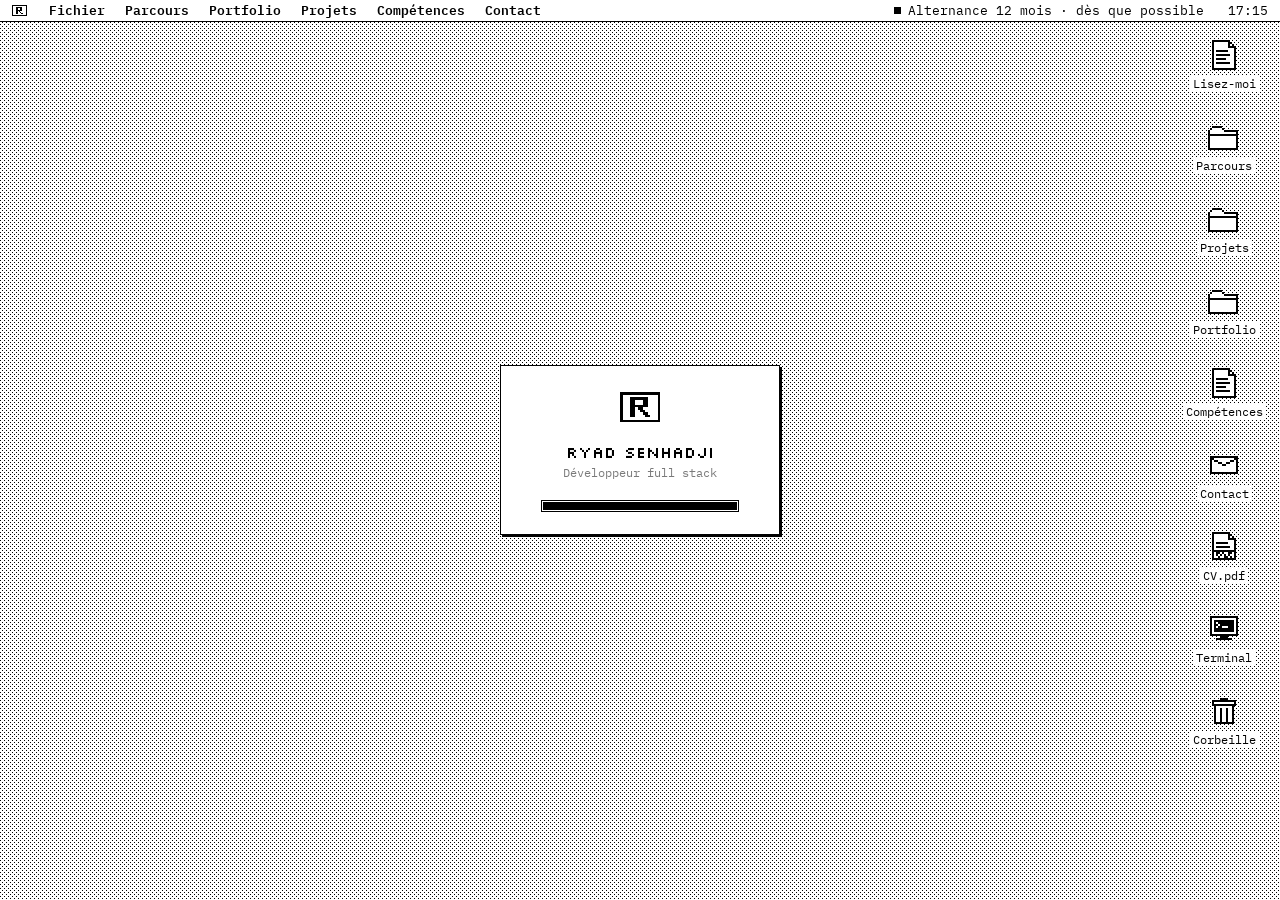
<file: index.html>
<!doctype html>
<html lang="fr">
<head>
<meta charset="utf-8">
<meta name="viewport" content="width=device-width, initial-scale=1">
<title>Ryad Senhadji — Développeur full stack</title>
<meta name="description" content="CV de Ryad Senhadji, développeur full stack en recherche d'alternance.">
<link rel="preconnect" href="https://fonts.googleapis.com">
<link rel="preconnect" href="https://fonts.gstatic.com" crossorigin>
<link href="https://fonts.googleapis.com/css2?family=IBM+Plex+Mono:ital,wght@0,400;0,600;1,400&family=Silkscreen&display=swap" rel="stylesheet">
<style>
:root{
  --ink:#000; --paper:#fff; --grey:#7a7a7a;
  --mono:'IBM Plex Mono',ui-monospace,Menlo,monospace;
  --pix:'Silkscreen',var(--mono);
  --menu-h:22px;
}
*{box-sizing:border-box;margin:0;padding:0}
html,body{height:100%;overflow:hidden}
body{
  font:13px/1.55 var(--mono);color:var(--ink);background-color:var(--paper);
  /* trame 25 % : un pixel noir sur quatre */
  background-image:url("data:image/svg+xml,%3Csvg xmlns='http://www.w3.org/2000/svg' width='4' height='4' shape-rendering='crispEdges'%3E%3Crect width='1' height='1'/%3E%3Crect x='2' y='2' width='1' height='1'/%3E%3C/svg%3E");
  -webkit-font-smoothing:antialiased;user-select:none;cursor:default;
}
button{font:inherit;color:inherit;background:none;border:0;cursor:default}
a{color:inherit}
::selection{background:var(--ink);color:var(--paper)}

/* Barres de défilement 1-bit */
.content::-webkit-scrollbar{width:15px;height:15px}
.content::-webkit-scrollbar-track{border-left:1px solid var(--ink);background:url("data:image/svg+xml,%3Csvg xmlns='http://www.w3.org/2000/svg' width='2' height='2' shape-rendering='crispEdges'%3E%3Crect width='1' height='1'/%3E%3Crect x='1' y='1' width='1' height='1'/%3E%3C/svg%3E")}
.content::-webkit-scrollbar-thumb{background:var(--paper);border:1px solid var(--ink)}
.content::-webkit-scrollbar-corner{background:var(--paper)}

/* ---------- Démarrage ---------- */
#splash{position:fixed;inset:0;display:grid;place-items:center;z-index:9999;transition:opacity .2s}
#splash.off{opacity:0;pointer-events:none}
.splash-box{background:var(--paper);border:1px solid var(--ink);box-shadow:2px 2px 0 var(--ink);padding:26px 40px 22px;text-align:center;min-width:280px}
.splash-box .name{font:16px var(--pix);margin:14px 0 2px}
.splash-box .sub{color:var(--grey);font-size:12px}
.bar{height:12px;border:1px solid var(--ink);margin-top:18px;padding:1px}
.bar i{display:block;height:100%;width:0;background:var(--ink);transition:width 1s steps(12)}

/* ---------- Barre de menus ---------- */
.menubar{position:fixed;top:0;left:0;right:0;height:var(--menu-h);background:var(--paper);border-bottom:1px solid var(--ink);display:flex;align-items:stretch;z-index:5000;font-weight:600;font-size:12.5px}
.menubar > button,.menubar .menu > button{padding:0 10px;display:flex;align-items:center;height:100%}
.menubar > button:hover,.menubar .menu > button:hover,.menubar .menu.open > button{background:var(--ink);color:var(--paper)}
.menubar .logo{padding:0 12px}
.menubar .logo svg{display:block}
.menubar .logo:hover svg rect.w{fill:var(--ink)} .menubar .logo:hover svg rect.b{fill:var(--paper)}
.menubar .spacer{flex:1}
.menubar .status{display:flex;align-items:center;gap:7px;padding:0 12px;font-weight:400}
.menubar .status i{width:7px;height:7px;background:var(--ink);animation:blink 1.2s steps(1) infinite}
@keyframes blink{50%{background:transparent;outline:1px solid var(--ink);outline-offset:-1px}}
.menubar .clock{padding:0 12px;display:flex;align-items:center;font-weight:400}
.menu{position:relative}
.dropdown{display:none;position:absolute;top:100%;left:0;background:var(--paper);border:1px solid var(--ink);box-shadow:2px 2px 0 var(--ink);min-width:220px;padding:2px 0;font-weight:400}
.menu.open .dropdown{display:block}
.dropdown button,.dropdown a{display:flex;justify-content:space-between;width:100%;text-align:left;padding:2px 18px;text-decoration:none}
.dropdown button:hover,.dropdown a:hover{background:var(--ink);color:var(--paper)}
.dropdown hr{border:0;border-top:1px dotted var(--ink);margin:3px 0}
.dropdown kbd{font:inherit;color:var(--grey)}
.dropdown button:hover kbd{color:var(--paper)}

/* ---------- Icônes du bureau ---------- */
.icons{position:fixed;top:calc(var(--menu-h) + 14px);right:14px;display:grid;grid-auto-flow:column;grid-template-rows:repeat(auto-fill,78px);direction:rtl;gap:4px 8px;height:calc(100% - var(--menu-h) - 28px)}
.icon{direction:ltr;width:84px;display:flex;flex-direction:column;align-items:center;gap:4px;padding-top:4px}
.icon svg{display:block;width:32px;height:32px}
.icon span{background:var(--paper);padding:0 3px;font-size:11.5px;line-height:1.35;text-align:center;max-width:110px}
svg rect.b{fill:var(--ink)} svg rect.w{fill:var(--paper)}
.icon.sel svg rect.b{fill:var(--paper)} .icon.sel svg rect.w{fill:var(--ink)}
.icon.sel span{background:var(--ink);color:var(--paper)}
.icon:focus-visible{outline:none}
.icon:focus-visible span{outline:1px dotted var(--ink);outline-offset:1px}

/* ---------- Fenêtres ---------- */
.win{position:absolute;background:var(--paper);border:1px solid var(--ink);box-shadow:1px 1px 0 var(--ink);display:flex;flex-direction:column;min-width:260px;min-height:140px}
.tb{position:relative;height:20px;flex-shrink:0;border-bottom:1px solid var(--ink);display:flex;align-items:center;justify-content:center;touch-action:none}
.win.active .tb::before{content:"";position:absolute;inset:3px 2px;background:repeating-linear-gradient(to bottom,var(--ink) 0 1px,transparent 1px 2px)}
.tb .title{position:relative;background:var(--paper);padding:0 8px;font-weight:600;font-size:12px;white-space:nowrap;overflow:hidden;text-overflow:ellipsis;max-width:calc(100% - 70px)}
.win:not(.active) .tb .title{color:var(--grey)}
.tb .box{position:absolute;top:4px;width:11px;height:11px;border:1px solid var(--ink);background:var(--paper)}
.tb .close{left:8px} .tb .zoom{right:8px}
.tb .zoom::after{content:"";position:absolute;left:0;top:0;width:5px;height:5px;border-right:1px solid var(--ink);border-bottom:1px solid var(--ink)}
.win:not(.active) .tb .box{visibility:hidden}
.tb .box:active{background:var(--ink)}
.info{display:flex;justify-content:space-between;gap:12px;padding:1px 10px;border-bottom:1px solid var(--ink);font-size:11.5px;flex-shrink:0;box-shadow:0 2px 0 var(--paper),0 3px 0 var(--ink);margin-bottom:3px}
.content{flex:1;overflow:auto;user-select:text;cursor:auto}
.content.pad{padding:18px 22px}
.grow{position:absolute;right:0;bottom:0;width:15px;height:15px;border-left:1px solid var(--ink);border-top:1px solid var(--ink);background:var(--paper);cursor:nwse-resize;touch-action:none}
.grow::before,.grow::after{content:"";position:absolute;border:1px solid var(--ink);background:var(--paper)}
.grow::before{left:2px;top:2px;width:7px;height:7px}
.grow::after{left:5px;top:5px;width:6px;height:6px}
.win:not(.active) .grow::before,.win:not(.active) .grow::after{display:none}

/* Typo dans les fenêtres */
h1,h2{font-family:var(--pix);font-weight:400;line-height:1.1}
h1{font-size:24px;margin-bottom:6px}
h2{font-size:16px;margin:22px 0 8px}
h2:first-child{margin-top:0}
p + p{margin-top:10px}
.small{font-size:11.5px;color:var(--grey)}
hr.dots{border:0;border-top:1px dotted var(--ink);margin:16px 0}
ul.dash{list-style:none}
ul.dash li{padding-left:18px;position:relative}
ul.dash li::before{content:"—";position:absolute;left:0}
.letter{max-width:58ch}

/* Boutons classiques : le bouton par défaut a un double contour */
.btns{display:flex;gap:16px;flex-wrap:wrap;margin-top:20px;align-items:center}
.btn{display:inline-block;padding:3px 16px;border:1px solid var(--ink);border-radius:7px;background:var(--paper);text-decoration:none;font-weight:600;font-size:12.5px;cursor:default}
.btn:active{background:var(--ink);color:var(--paper)}
.btn.default{box-shadow:0 0 0 2px var(--paper),0 0 0 5px var(--ink);border-radius:7px}

/* Vue liste (Parcours) */
.list{width:100%;border-collapse:collapse}
.list th{font-weight:400;text-align:left;padding:3px 8px;border-bottom:1px solid var(--ink);font-size:11.5px;position:sticky;top:0;background:var(--paper)}
.list th:first-child{padding-left:28px}
.list td{padding:3px 8px;vertical-align:top;white-space:nowrap}
.list td.name{white-space:normal}
.list tr.row.sel td{background:var(--ink);color:var(--paper)}
.list tr.group td{font-weight:600;padding-top:12px;padding-left:10px}
.tri{display:inline-block;width:0;height:0;border-left:6px solid currentColor;border-top:5px solid transparent;border-bottom:5px solid transparent;margin:0 9px 0 4px}
.open .tri{transform:rotate(90deg)}
.list tr.detail td{white-space:normal;padding:2px 8px 12px 28px}
.list tr.detail ul{max-width:62ch}

/* Vue icônes (Projets) */
.grid{display:grid;grid-template-columns:repeat(auto-fill,minmax(110px,1fr));gap:14px 6px;padding:18px 12px}
.grid .icon{width:auto}

/* Compétences */
.kv{border-collapse:collapse;width:100%}
.kv td{padding:6px 0;border-bottom:1px dotted var(--ink);vertical-align:top}
.kv td:first-child{width:150px;padding-right:16px;font-weight:600}

/* Contact */
.fields{display:grid;grid-template-columns:110px 1fr;gap:6px 12px;align-items:baseline}
.fields .v{border-bottom:1px solid var(--ink);padding:0 2px;word-break:break-all}

/* PDF */
.pdf{display:flex;flex-direction:column;height:100%}
.pdf .bar2{display:flex;gap:18px;padding:12px 14px;border-bottom:1px solid var(--ink);align-items:center;flex-wrap:wrap}
.pdf iframe{flex:1;border:0;width:100%;min-height:200px}

/* Terminal */
.win.term .content{background:var(--ink);color:var(--paper);padding:10px 12px;cursor:text}
.term-out div{white-space:pre-wrap;word-break:break-word}
.term-in{display:flex;gap:8px}
.term-in input{flex:1;min-width:0;background:none;border:0;outline:0;color:var(--paper);font:inherit;caret-color:var(--paper)}
.term .inv{background:var(--paper);color:var(--ink);padding:0 3px}
.term .k{cursor:pointer;text-decoration:underline}
.term a{color:var(--paper)}

/* Boîte d'alerte */
.modal{position:fixed;inset:0;display:grid;place-items:center;z-index:8000}
.alert{background:var(--paper);border:1px solid var(--ink);box-shadow:2px 2px 0 var(--ink);padding:3px;max-width:400px;width:calc(100% - 32px)}
.alert > div{border:2px solid var(--ink);padding:18px 18px 18px;display:flex;gap:16px}
.alert svg{flex-shrink:0;width:32px;height:32px}
.alert .btns{justify-content:flex-end;margin-top:18px}

/* ---------- Mobile ---------- */
@media (max-width:720px){
  .menubar .hide-sm{display:none}
  .menubar > button,.menubar .menu > button{padding:0 7px}
  .menubar .logo{padding:0 8px}
  .menubar .clock{padding:0 8px}
  .icons{left:8px;right:8px;top:calc(var(--menu-h) + 12px);height:auto;grid-auto-flow:row;grid-template-rows:none;grid-template-columns:repeat(4,1fr);direction:ltr}
  .icon{width:auto}
  .win{left:0!important;top:var(--menu-h)!important;width:100%!important;height:calc(100% - var(--menu-h))!important;border-left:0;border-right:0;box-shadow:none}
  .grow,.tb .zoom{display:none}
  .content.pad{padding:16px}
  .list th:nth-child(2),.list td:nth-child(2){display:none}
  .fields{grid-template-columns:1fr;gap:2px}
  .fields > span:nth-child(odd){margin-top:8px;color:var(--grey);font-size:11.5px}
  .kv td:first-child{width:105px}
}
@media (prefers-reduced-motion:reduce){*{animation:none!important;transition:none!important}}
</style>
</head>
<body>

<div id="splash" aria-hidden="true">
  <div class="splash-box">
    <span id="splashIcon"></span>
    <div class="name">Ryad Senhadji</div>
    <div class="sub">Développeur full stack</div>
    <div class="bar"><i id="splashBar"></i></div>
  </div>
</div>

<header class="menubar">
  <button class="logo" aria-label="Lisez-moi" data-open="readme" id="logoBtn"></button>
  <div class="menu" id="fileMenu">
    <button aria-haspopup="true">Fichier</button>
    <div class="dropdown" role="menu">
      <button data-open="readme">Lisez-moi</button>
      <button data-open="cv">Ouvrir CV.pdf</button>
      <a href="CV_Ryad_Senhadji.pdf" download>Télécharger CV.pdf</a>
      <hr>
      <button data-open="terminal">Terminal <kbd>Ctrl T</kbd></button>
      <hr>
      <button id="closeAll">Tout fermer</button>
    </div>
  </div>
  <button data-open="parcours" class="hide-sm">Parcours</button>
  <button data-href="portfolio/">Portfolio</button>
  <button data-open="projets" class="hide-sm">Projets</button>
  <button data-open="competences" class="hide-sm">Compétences</button>
  <button data-open="contact">Contact</button>
  <span class="spacer"></span>
  <span class="status hide-sm"><i></i>Alternance 12 mois · dès que possible</span>
  <span class="clock" id="clock"></span>
</header>

<nav class="icons" id="icons" aria-label="Bureau"></nav>
<div id="windows"></div>

<script>
/* ============ Contenu du CV ============ */
const ME = {
  name:"Ryad Senhadji", email:"ryadsenhadjii@gmail.com", phone:"07 67 79 04 08",
  github:"https://github.com/dayr20", gitlab:"https://gitlab.com/Senry",
  linkedin:"https://www.linkedin.com/in/ryad-senhadji-77ab50255", pdf:"CV_Ryad_Senhadji.pdf",
};

const PARCOURS = [
  { group:"Expériences" },
  { name:"Développeur web, alternance", where:"Le Croissant Doré, Saint-Ouen", when:"janv. – août 2026", items:[
    "Conception et développement d'un site vitrine de bout en bout, en HTML, CSS et JavaScript, sans CMS.",
    "Mise en production complète : nom de domaine, hébergement et déploiement.",
    "Création du menu en ligne, tenu à jour à chaque changement de carte.",
    "Maintenance et évolutions du site pendant huit mois, en autonomie complète.",
    "Recueil des besoins auprès du gérant et traduction en choix techniques."]},
  { name:"Développeur web, stage", where:"Les Forges du Web", when:"mars – juil. 2025", items:[
    "Montée de version d'une application en production, de Symfony 5.4 à 6.4, sans interruption de service.",
    "Mise en place d'un système de cache pour réduire les temps de chargement.",
    "Refonte du moteur de recherche interne, avec indexation et tolérance aux fautes de frappe.",
    "Nouvelles fonctionnalités et corrections de bugs sur une base de code existante.",
    "Travail en équipe agile : revues de code, conventions du projet, livraisons régulières."]},
  { group:"Formation" },
  { name:"Master Développeur full stack, M2 en cours", where:"ENSITECH, Cergy", when:"2025 – 2027", items:[
    "Titre RNCP niveau 7 (bac+5), option Lead Developer Full Stack.",
    "Architecture logicielle, API et services web, CI/CD, bases de données, sécurité applicative (OWASP)."]},
  { name:"Bachelor Développeur full stack", where:"ENSITECH, Cergy", when:"2024 – 2025", items:[
    "Développement web et applicatif, projets en équipe, méthodes agiles."]},
  { name:"BTS Systèmes numériques", where:"Lycée Jean Jaurès", when:"2021 – 2022", items:[
    "Option électronique et communication."]},
  { group:"Certifications" },
  { name:"Python Essentials 1 et 2", where:"Cisco Networking Academy", when:"oct. 2026", items:[
    "Badges vérifiés."]},
  { name:"JavaScript Essentials 1", where:"Cisco Networking Academy", when:"nov. 2026", items:[
    "Badge vérifié."]},
];

const PROJETS = [
  { id:"rag", name:"API RAG", tag:"Projet personnel, 2026",
    text:"Une API qui répond à des questions à partir de vos propres documents. Elle lit des fichiers texte et PDF, les découpe en fragments, puis retrouve les passages les plus proches de la question pour générer une réponse qui cite ses sources.",
    detail:"Recherche par similarité cosinus sur des embeddings (sentence-transformers). Le modèle de langage est limité au contexte trouvé pour éviter qu'il invente. Testé avec Pytest.",
    stack:"Python, FastAPI, Pydantic, NumPy, Docker, Pytest" },
  { id:"cookwithme", name:"CookWithMe", tag:"Projet de formation, 2025",
    text:"Une application de partage de recettes. Les utilisateurs gagnent des badges et relèvent des défis, filtrent les recettes selon ce qu'il leur reste dans le frigo, et exportent leur liste de courses en PDF. Il y a aussi un tableau de bord pour les administrateurs.",
    detail:"Authentification par JWT. Tests côté serveur avec JUnit, côté interface avec Vitest.",
    stack:"Java 21, Spring Boot, Spring Security, React 18, TypeScript, PostgreSQL, Docker, Tailwind CSS" },
  { id:"mangazone", name:"MangaZone",
    text:"Une bibliothèque de mangas en ligne, installable sur téléphone (PWA). On peut laisser des avis, consulter des statistiques et importer des séries depuis l'API de MangaDex.",
    detail:"API REST documentée avec Swagger, intégration et déploiement continus sur GitLab.",
    stack:"PHP 8.2, Symfony 6.4, MySQL, Docker, Swagger" },
  { id:"pokedex", name:"Pokédex",
    text:"Un Pokédex des 1 025 Pokémon : statistiques, évolutions, attaques, cris et versions shiny. Thème clair ou sombre, chargement au fil du défilement.",
    detail:"Les données viennent de la PokéAPI, rendues côté serveur avec Thymeleaf.",
    stack:"Java 21, Spring Boot, Thymeleaf, JavaScript" },
  { id:"energiesuivi", name:"EnergieSuivi", tag:"Projet de formation, 2025",
    text:"Un outil pour suivre sa consommation d'énergie : import de relevés en CSV, tableau de bord et alertes quand un seuil est dépassé.",
    detail:"API REST sécurisée par JWT.",
    stack:"Node.js, Express, SQLite, Docker" },
  { id:"musicalbum", name:"MusicAlbumExplorer",
    text:"Une application mobile pour parcourir des albums de musique, qui tourne sur Android et sur les autres plateformes.",
    detail:"Architecture MVVM avec data binding.",
    stack:"C#, .NET MAUI" },
  { id:"ecommerce", name:"E-commerce",
    text:"Une boutique en ligne : catalogue de produits, panier et comptes clients.",
    detail:"Sécurité gérée avec Spring Security, persistance avec JPA.",
    stack:"Java, Spring Boot, Spring Security, MySQL, JPA" },
];

const COMPETENCES = [
  ["Back-end","Java / Spring Boot, PHP / Symfony, Node.js / Express, C# / .NET."],
  ["Front-end","React, TypeScript, JavaScript, HTML/CSS. Aussi : Angular, Tailwind CSS."],
  ["Python","FastAPI, NumPy, Pytest. Embeddings, recherche vectorielle, RAG. Certifié Cisco Python Essentials 1 et 2."],
  ["Données","PostgreSQL, MySQL, MongoDB, SQLite."],
  ["Outils","Docker, Git, GitLab CI, Swagger, Linux. Hébergement et mise en production."],
  ["Méthodes","Agile, API REST, tests unitaires (JUnit, Vitest), sécurité OWASP."],
  ["Langues","Français (langue maternelle), anglais (B2)."],
  ["À côté","Football, natation, veille sur l'IA générative."],
];

/* ============ Icônes dessinées au pixel (16×16) ============ */
const PIX = {
  folder:["................","................","..#####.........",".#ooooo#........","#ooooooo#######.","#ooooooooooooo#.","###############.","#ooooooooooooo#.","#ooooooooooooo#.","#ooooooooooooo#.","#ooooooooooooo#.","#ooooooooooooo#.","#ooooooooooooo#.","###############.","................","................"],
  doc:["..#########.....","..#ooooooo##....","..#ooooooo#o#...","..#ooooooo####..","..#oooooooooo#..","..#o######ooo#..","..#oooooooooo#..","..#o#######oo#..","..#oooooooooo#..","..#o#####oooo#..","..#oooooooooo#..","..#o#######oo#..","..#oooooooooo#..","..#oooooooooo#..","..############..","................"],
  pdf:["..#########.....","..#ooooooo##....","..#ooooooo#o#...","..#ooooooo####..","..#oooooooooo#..","..#o######ooo#..","..#oooooooooo#..","..#o#######oo#..","..#oooooooooo#..","..############..","..#o##o#oo##o#..","..#o#o#o#o#oo#..","..#oo#oo##o#o#..","..############..","................","................"],
  term:["................",".##############.",".#oooooooooooo#.",".#o##########o#.",".#o#o########o#.",".#o##o#######o#.",".#o#o##ooo###o#.",".#o##########o#.",".#o##########o#.",".#oooooooooooo#.",".##############.","......####......","....########....","................","................","................"],
  trash:["................","......####......","..############..","..#oooooooooo#..","..############..","...#oooooooo#...","...#oo#oo#oo#...","...#oo#oo#oo#...","...#oo#oo#oo#...","...#oo#oo#oo#...","...#oo#oo#oo#...","...#oo#oo#oo#...","...#oo#oo#oo#...","...##########...","................","................"],
  mail:["................","................","................",".##############.",".##oooooooooo##.",".#o##oooooo##o#.",".#ooo##oo##ooo#.",".#ooooo##ooooo#.",".#oooooooooooo#.",".#oooooooooooo#.",".#oooooooooooo#.",".##############.","................","................","................","................"],
  r:["################","#oooooooooooooo#","#ooo#######oooo#","#ooo##ooo##oooo#","#ooo##ooo##oooo#","#ooo#######oooo#","#ooo##o##oooooo#","#ooo##oo##ooooo#","#ooo##ooo##oooo#","#ooo##oooo##ooo#","#oooooooooooooo#","################"],
  alert:["......####......",".....#oooo#.....","....#oo##oo#....","....#oo##oo#....","...#ooo##ooo#...","...#ooo##ooo#...","..#oooo##oooo#..","..#oooo##oooo#..",".#ooooo##ooooo#.",".#oooooooooooo#.","#oooooo##oooooo#","#oooooo##oooooo#","#oooooooooooooo#","################","................","................"],
};
function pix(name, size=32){
  const map = PIX[name], w = Math.max(...map.map(r => r.length)), h = map.length;
  let r = "";
  map.forEach((row,y) => [...row].forEach((c,x) => {
    if(c === "#") r += `<rect class="b" x="${x}" y="${y}" width="1" height="1"/>`;
    else if(c === "o") r += `<rect class="w" x="${x}" y="${y}" width="1" height="1"/>`;
  }));
  return `<svg viewBox="0 0 ${w} ${h}" width="${size}" height="${size*h/w}" shape-rendering="crispEdges" aria-hidden="true">${r}</svg>`;
}
const esc = s => String(s).replace(/[&<>"]/g, c => ({"&":"&amp;","<":"&lt;",">":"&gt;",'"':"&quot;"}[c]));

/* ============ Fenêtres ============ */
const APPS = {
  readme:      { title:"Lisez-moi", icon:"doc", w:540, h:560, pad:true },
  parcours:    { title:"Parcours", icon:"folder", w:740, h:470 },
  projets:     { title:"Projets", icon:"folder", w:520, h:330 },
  competences: { title:"Compétences", icon:"doc", w:560, h:430, pad:true },
  contact:     { title:"Contact", icon:"mail", w:460, h:350, pad:true },
  cv:          { title:"CV_Ryad_Senhadji.pdf", icon:"pdf", w:620, h:640 },
  terminal:    { title:"Terminal", icon:"term", w:600, h:360, cls:"term" },
  corbeille:   { title:"Corbeille", icon:"trash", w:340, h:200 },
  portfolio:   { title:"Portfolio", icon:"folder", href:"portfolio/" },
};
const DESK = [["readme","Lisez-moi"],["parcours","Parcours"],["projets","Projets"],["portfolio","Portfolio"],["competences","Compétences"],["contact","Contact"],["cv","CV.pdf"],["terminal","Terminal"],["corbeille","Corbeille"]];

const RENDER = {
  readme:() => `<div class="letter">
    <h1>Bonjour,</h1>
    <p>Je m'appelle Ryad Senhadji. Je suis développeur full stack, en M2 à ENSITECH, et je cherche une <b>alternance de 12 mois, dès que possible</b>.</p>
    <p>Ce site est mon CV. Il marche comme un vieux bureau d'ordinateur : ${isMobile() ? "touchez" : "double-cliquez sur"} les icônes pour ouvrir les dossiers, ou passez par les menus en haut. La version papier est dans <b>CV.pdf</b>, et le détail de mes projets dans le <a href="portfolio/">portfolio</a>.</p>
    <hr class="dots">
    <ul class="dash">
      <li>Huit mois d'alternance au Croissant Doré : un site conçu, mis en ligne et maintenu seul</li>
      <li>Cinq mois de stage chez Les Forges du Web, sur une application Symfony en production</li>
      <li>Java / Spring Boot et PHP / Symfony côté serveur, React et TypeScript côté interface</li>
      <li>Basé à Paris (7e), permis B</li>
    </ul>
    <hr class="dots">
    <p>Merci d'avoir pris le temps de regarder.<br>Ryad</p>
    <div class="btns">
      <button class="btn default" data-open="contact">Me contacter</button>
      <button class="btn" data-open="projets">Voir les projets</button>
    </div></div>`,

  parcours:() => {
    let i = 0;
    return `<table class="list"><thead><tr><th>Nom</th><th>Lieu</th><th>Période</th></tr></thead><tbody>${
      PARCOURS.map(p => p.group
        ? `<tr class="group"><td colspan="3">${p.group}</td></tr>`
        : `<tr class="row" data-i="${i}"><td class="name"><span class="tri"></span>${p.name}</td><td>${p.where}</td><td>${p.when}</td></tr>
           <tr class="detail" data-for="${i++}" hidden><td colspan="3"><ul class="dash">${p.items.map(x => `<li>${x}</li>`).join("")}</ul></td></tr>`
      ).join("")}</tbody></table>`;
  },

  projets:() => `<div class="grid">${PROJETS.map(p => `<button class="icon" data-proj="${p.id}">${pix("doc")}<span>${p.name}</span></button>`).join("")}</div><p class="small" style="padding:0 16px 16px">Fiches détaillées et liens vers le code : <a href="portfolio/">ouvrir le portfolio</a>.</p>`,

  competences:() => `<h2>Compétences</h2><table class="kv">${COMPETENCES.map(([k,v]) => `<tr><td>${k}</td><td>${v}</td></tr>`).join("")}</table>
    <p class="small" style="margin-top:14px">Dans chaque ligne, les technologies citées en premier sont celles que j'utilise le plus.</p>`,

  contact:() => `<h2>Me joindre</h2>
    <div class="fields">
      <span>E-mail</span><span class="v">${ME.email}</span>
      <span>Téléphone</span><span class="v">${ME.phone}</span>
      <span>LinkedIn</span><span class="v"><a href="${ME.linkedin}" target="_blank" rel="noopener">in/ryad-senhadji-77ab50255</a></span>
      <span>GitHub</span><span class="v"><a href="${ME.github}" target="_blank" rel="noopener">dayr20</a></span>
      <span>GitLab</span><span class="v"><a href="${ME.gitlab}" target="_blank" rel="noopener">Senry</a></span>
    </div>
    <div class="btns">
      <a class="btn default" href="mailto:${ME.email}?subject=${encodeURIComponent("Alternance")}">Écrire un e-mail</a>
      <button class="btn" data-copy>Copier l'adresse</button>
    </div>`,

  cv:() => `<div class="pdf"><div class="bar2"><a class="btn default" href="${ME.pdf}" download>Télécharger</a><a class="btn" href="${ME.pdf}" target="_blank" rel="noopener">Ouvrir dans un onglet</a></div><iframe src="${ME.pdf}" title="CV de Ryad Senhadji (PDF)"></iframe></div>`,

  terminal:() => `<div class="term-out"></div><div class="term-in"><span>ryad@cv&nbsp;%</span><input aria-label="Commande" autocomplete="off" autocapitalize="off" spellcheck="false"></div>`,

  corbeille:() => `<div style="display:grid;place-items:center;height:100%;color:var(--grey)">La corbeille est vide.</div>`,
};
const INFO = {
  projets:() => `<span>${PROJETS.length} éléments</span><span>~/projets</span>`,
  parcours:() => `<span>${PARCOURS.filter(p => !p.group).length} éléments</span><span>cliquez sur une ligne pour la déplier</span>`,
};

const layer = document.getElementById("windows");
const wins = {}; let z = 10, cascade = 0;
const isMobile = () => matchMedia("(max-width:720px)").matches;

function openWin(id, opts={}){
  if(wins[id]){ activate(wins[id]); return wins[id]; }
  const app = opts.app || APPS[id];
  const w = document.createElement("section");
  w.className = "win " + (app.cls || ""); w.dataset.id = id;
  w.setAttribute("role","dialog"); w.setAttribute("aria-label", app.title);
  const vw = innerWidth, vh = innerHeight;
  const W = Math.min(app.w, vw - 140), H = Math.min(app.h, vh - 60);
  const step = cascade++ % 7;
  w.style.width = W + "px"; w.style.height = H + "px";
  w.style.left = Math.max(12, Math.min(vw - W - 120, 40 + step * 70 + (vw - W - 160) / 5)) + "px";
  w.style.top  = Math.max(34, Math.min(vh - H - 12, 44 + step * 34)) + "px";
  w.innerHTML = `<div class="tb"><button class="box close" aria-label="Fermer"></button><span class="title">${app.title}</span><button class="box zoom" aria-label="Agrandir"></button></div>
    ${INFO[id] ? `<div class="info">${INFO[id]()}</div>` : ""}
    <div class="content ${app.pad ? "pad" : ""}">${opts.html || RENDER[id]()}</div><div class="grow"></div>`;
  layer.appendChild(w); wins[id] = w;

  w.querySelector(".close").onclick = e => { e.stopPropagation(); closeWin(id); };
  w.querySelector(".zoom").onclick = e => { e.stopPropagation(); toggleZoom(w); };
  w.addEventListener("pointerdown", () => activate(w));
  drag(w); resize(w); wire(w);
  if(id === "terminal") initTerm(w);
  activate(w);
  return w;
}
function closeWin(id){ const w = wins[id]; if(!w) return; w.remove(); delete wins[id]; activateTop(); }
function activate(w){
  if(!w.classList.contains("active")){
    document.querySelectorAll(".win.active").forEach(x => x.classList.remove("active"));
    w.style.zIndex = ++z; w.classList.add("active");
  }
  if(w.dataset.id === "terminal") setTimeout(() => w.querySelector("input")?.focus({preventScroll:true}), 0);
}
function activateTop(){
  const top = [...document.querySelectorAll(".win")].sort((a,b) => b.style.zIndex - a.style.zIndex)[0];
  if(top) activate(top);
}
function toggleZoom(w){
  if(w._prev){ Object.assign(w.style, w._prev); w._prev = null; return; }
  w._prev = { left:w.style.left, top:w.style.top, width:w.style.width, height:w.style.height };
  Object.assign(w.style, { left:"8px", top:"30px", width:(innerWidth - 16) + "px", height:(innerHeight - 38) + "px" });
}
function drag(w){
  const bar = w.querySelector(".tb");
  bar.addEventListener("dblclick", e => { if(!e.target.closest(".box")) toggleZoom(w); });
  bar.addEventListener("pointerdown", e => {
    if(e.target.closest(".box") || isMobile()) return;
    const sx = e.clientX, sy = e.clientY, ox = w.offsetLeft, oy = w.offsetTop;
    bar.setPointerCapture(e.pointerId);
    // Pendant le déplacement, seul un contour pointillé suit la souris, comme sur les vieux systèmes.
    const ghost = document.createElement("div");
    Object.assign(ghost.style, { position:"fixed", left:ox+"px", top:oy+"px", width:w.offsetWidth+"px", height:w.offsetHeight+"px", outline:"1px dotted #000", zIndex:7000, pointerEvents:"none" });
    let moved = false;
    const move = ev => {
      if(!moved){ document.body.appendChild(ghost); moved = true; }
      ghost.style.left = Math.min(innerWidth - 60, Math.max(-w.offsetWidth + 60, ox + ev.clientX - sx)) + "px";
      ghost.style.top  = Math.min(innerHeight - 24, Math.max(22, oy + ev.clientY - sy)) + "px";
    };
    const up = () => {
      if(moved){ w.style.left = ghost.style.left; w.style.top = ghost.style.top; ghost.remove(); }
      bar.removeEventListener("pointermove", move); bar.removeEventListener("pointerup", up);
    };
    bar.addEventListener("pointermove", move); bar.addEventListener("pointerup", up);
  });
}
function resize(w){
  const g = w.querySelector(".grow");
  g.addEventListener("pointerdown", e => {
    e.stopPropagation(); activate(w); g.setPointerCapture(e.pointerId);
    const sx = e.clientX, sy = e.clientY, ow = w.offsetWidth, oh = w.offsetHeight;
    const move = ev => { w.style.width = Math.max(260, ow + ev.clientX - sx) + "px"; w.style.height = Math.max(140, oh + ev.clientY - sy) + "px"; };
    const up = () => { g.removeEventListener("pointermove", move); g.removeEventListener("pointerup", up); };
    g.addEventListener("pointermove", move); g.addEventListener("pointerup", up);
  });
}

/* Interactions à l'intérieur des fenêtres */
function wire(root){
  root.querySelectorAll("[data-open]").forEach(b => b.onclick = () => openWin(b.dataset.open));
  root.querySelectorAll("tr.row").forEach(tr => tr.onclick = () => {
    const d = root.querySelector(`tr.detail[data-for="${tr.dataset.i}"]`);
    root.querySelectorAll("tr.row.sel").forEach(x => x.classList.remove("sel"));
    tr.classList.add("sel"); tr.classList.toggle("open"); d.hidden = !d.hidden;
  });
  root.querySelectorAll("[data-proj]").forEach(b => setupIcon(b, () => openProject(b.dataset.proj), root));
  const copy = root.querySelector("[data-copy]");
  if(copy) copy.onclick = () => {
    const done = t => { copy.textContent = t; setTimeout(() => copy.textContent = "Copier l'adresse", 1800); };
    navigator.clipboard ? navigator.clipboard.writeText(ME.email).then(() => done("Adresse copiée"), () => done(ME.email)) : done(ME.email);
  };
}
function openProject(id){
  const p = PROJETS.find(x => x.id === id);
  return openWin("p-" + id, { app:{ title:p.name, w:500, h:400, pad:true }, html:`
    <h1>${p.name}</h1>${p.tag ? `<p class="small">${p.tag}</p>` : ""}
    <hr class="dots">
    <p>${p.text}</p><p>${p.detail}</p>
    <h2>Technologies</h2><p>${p.stack}</p>
    <p class="small" style="margin-top:18px">Code : <a href="${ME.github}" target="_blank" rel="noopener">github.com/dayr20</a></p>` });
}

/* ============ Bureau ============ */
function setupIcon(el, action, scope){
  el.addEventListener("click", e => {
    e.stopPropagation();
    scope.querySelectorAll(".icon.sel").forEach(x => x.classList.remove("sel"));
    el.classList.add("sel");
    if(isMobile()) action();
  });
  el.addEventListener("dblclick", action);
  el.addEventListener("keydown", e => { if(e.key === "Enter") action(); });
}
const iconsEl = document.getElementById("icons");
DESK.forEach(([id,label]) => {
  const b = document.createElement("button");
  b.className = "icon"; b.innerHTML = pix(APPS[id].icon) + `<span>${label}</span>`;
  setupIcon(b, () => APPS[id].href ? location.href = APPS[id].href : openWin(id), iconsEl);
  iconsEl.appendChild(b);
});

/* Barre de menus */
const fileMenu = document.getElementById("fileMenu");
document.getElementById("logoBtn").innerHTML = pix("r", 15);
fileMenu.querySelector("button").onclick = () => fileMenu.classList.toggle("open");
document.querySelectorAll(".menubar [data-open]").forEach(b => b.addEventListener("click", () => { fileMenu.classList.remove("open"); openWin(b.dataset.open); }));
fileMenu.querySelector("a").addEventListener("click", () => fileMenu.classList.remove("open"));
document.querySelectorAll(".menubar [data-href]").forEach(b => b.onclick = () => location.href = b.dataset.href);
document.getElementById("closeAll").onclick = () => { Object.keys(wins).forEach(closeWin); fileMenu.classList.remove("open"); };
document.addEventListener("pointerdown", e => {
  if(!e.target.closest(".icon")) document.querySelectorAll(".icon.sel").forEach(x => x.classList.remove("sel"));
  if(!e.target.closest(".menu")) fileMenu.classList.remove("open");
});
addEventListener("keydown", e => {
  if(e.ctrlKey && e.key === "t"){ e.preventDefault(); openWin("terminal"); }
  if(e.key === "Escape") fileMenu.classList.remove("open");
});
function tick(){ document.getElementById("clock").textContent = new Date().toLocaleTimeString("fr-FR", { hour:"2-digit", minute:"2-digit" }); }
tick(); setInterval(tick, 15000);

/* Boîte d'alerte */
function alertBox(msg, okLabel, onOk){
  const m = document.createElement("div"); m.className = "modal";
  m.innerHTML = `<div class="alert" role="alertdialog"><div>${pix("alert")}<div><p>${msg}</p>
    <div class="btns"><button class="btn" data-x>Annuler</button><button class="btn default" data-ok>${okLabel}</button></div></div></div></div>`;
  document.body.appendChild(m);
  m.querySelector("[data-x]").onclick = () => m.remove();
  m.querySelector("[data-ok]").onclick = () => { m.remove(); onOk(); };
  // Pas de focus automatique : la touche Entrée qui a lancé la commande validerait la boîte aussitôt.
}

/* ============ Terminal ============ */
function initTerm(w){
  const out = w.querySelector(".term-out"), input = w.querySelector("input"), body = w.querySelector(".content");
  const hist = []; let hi = 0;
  const say = (s = "") => { const d = document.createElement("div"); d.innerHTML = s; out.appendChild(d); body.scrollTop = body.scrollHeight; };
  const k = c => `<span class="k" data-c="${c}">${c}</span>`;

  const map = {
    aide:() => say(`Commandes :
  ${k("qui")}            présentation courte
  ${k("parcours")}       expériences et formation
  ${k("projets")}        liste des projets, puis : projet &lt;nom&gt;
  ${k("competences")}    compétences
  ${k("contact")}        coordonnées
  ${k("cv")}             ouvrir le CV en PDF
  ${k("ls")}  ${k("clear")}

↑ et ↓ pour l'historique, Tab pour compléter.`),
    qui:() => say(`Ryad Senhadji, développeur full stack. M2 à ENSITECH.
Alternance au Croissant Doré (2026), stage chez Les Forges du Web (2025).
Java / Spring Boot, PHP / Symfony, React / TypeScript, Python.
Paris 7e. <span class="inv">Cherche une alternance de 12 mois, dès que possible.</span>`),
    parcours:() => PARCOURS.forEach(p => say(p.group ? `\n<span class="inv">${p.group}</span>` : `${p.when.padEnd(20)}${p.name} — ${p.where}`)),
    projets:() => PROJETS.forEach(p => say(`${k("projet " + p.id)}${" ".repeat(Math.max(1, 22 - p.id.length))}${p.name}`)),
    projet:(a) => {
      const p = PROJETS.find(x => x.id === a || x.name.toLowerCase() === a);
      if(!p) return say(`projet introuvable : ${esc(a) || "?"}. Tapez ${k("projets")}.`);
      say(`<span class="inv">${p.name}</span>${p.tag ? "  (" + p.tag + ")" : ""}\n${p.text}\n${p.detail}\nStack : ${p.stack}`);
    },
    competences:() => COMPETENCES.forEach(([a,b]) => say(`${a.padEnd(12)}${b}`)),
    contact:() => say(`e-mail     <a href="mailto:${ME.email}">${ME.email}</a>
tél.       ${ME.phone}
linkedin   <a href="${ME.linkedin}" target="_blank" rel="noopener">in/ryad-senhadji-77ab50255</a>
github     <a href="${ME.github}" target="_blank" rel="noopener">dayr20</a>`),
    cv:() => { openWin("cv"); say("ouverture de CV_Ryad_Senhadji.pdf"); },
    ls:() => say(`Lisez-moi   Parcours/   Projets/   Compétences   Contact   CV.pdf`),
    clear:() => { out.innerHTML = ""; },
    sudo:(a) => {
      if(a.startsWith("embauche") || a.startsWith("hire")){
        say("Mot de passe : ********");
        alertBox("Mot de passe accepté.<br>Ouvrir un e-mail pour proposer un entretien à Ryad ?", "Écrire",
          () => location.href = `mailto:${ME.email}?subject=${encodeURIComponent("Entretien pour une alternance")}`);
      } else say("sudo : permission refusée.");
    },
    exit:() => closeWin("terminal"),
  };
  const OPEN = { parcours:"parcours", projets:"projets", competences:"competences", contact:"contact", cv:"cv", "lisez-moi":"readme" };
  Object.assign(map, { help:map.aide, whoami:map.qui, skills:map.competences, "compétences":map.competences, projects:map.projets, project:map.projet,
    open:(a) => OPEN[a] ? openWin(OPEN[a]) : say("open : introuvable") });

  function run(line){
    say(`ryad@cv % ${esc(line)}`);
    line = line.trim(); if(!line) return;
    hist.push(line); hi = hist.length;
    const [c, ...rest] = line.split(/\s+/);
    const fn = map[c.toLowerCase()];
    fn ? fn(rest.join(" ").toLowerCase()) : say(`${esc(c)} : commande inconnue. Tapez ${k("aide")}.`);
  }
  input.addEventListener("keydown", e => {
    if(e.key === "Enter"){ run(input.value); input.value = ""; }
    else if(e.key === "ArrowUp"){ e.preventDefault(); if(hi > 0) input.value = hist[--hi]; }
    else if(e.key === "ArrowDown"){ e.preventDefault(); hi = Math.min(hist.length, hi + 1); input.value = hist[hi] || ""; }
    else if(e.key === "Tab"){ e.preventDefault(); const v = input.value.toLowerCase(); const m = Object.keys(map).filter(x => x.startsWith(v)); if(m.length === 1) input.value = m[0] + " "; else if(m.length) say(m.join("  ")); }
  });
  body.addEventListener("click", e => {
    const l = e.target.closest(".k"); if(l) return run(l.dataset.c);
    if(!getSelection().toString()) input.focus();
  });
  say(`Dernière connexion : ${new Date().toLocaleDateString("fr-FR")}\nTapez ${k("aide")} pour la liste des commandes.\n`);
}

/* ============ Démarrage ============ */
document.getElementById("splashIcon").innerHTML = pix("r", 40);
const splash = document.getElementById("splash");
let started = false;
function start(){
  if(started) return; started = true;
  splash.classList.add("off"); setTimeout(() => splash.remove(), 250);
  openWin("readme");
}
const splashBar = document.getElementById("splashBar");
requestAnimationFrame(() => requestAnimationFrame(() => splashBar.style.width = "100%"));
setTimeout(start, 1300);
splash.addEventListener("click", start);
</script>
</body>
</html>
</file>
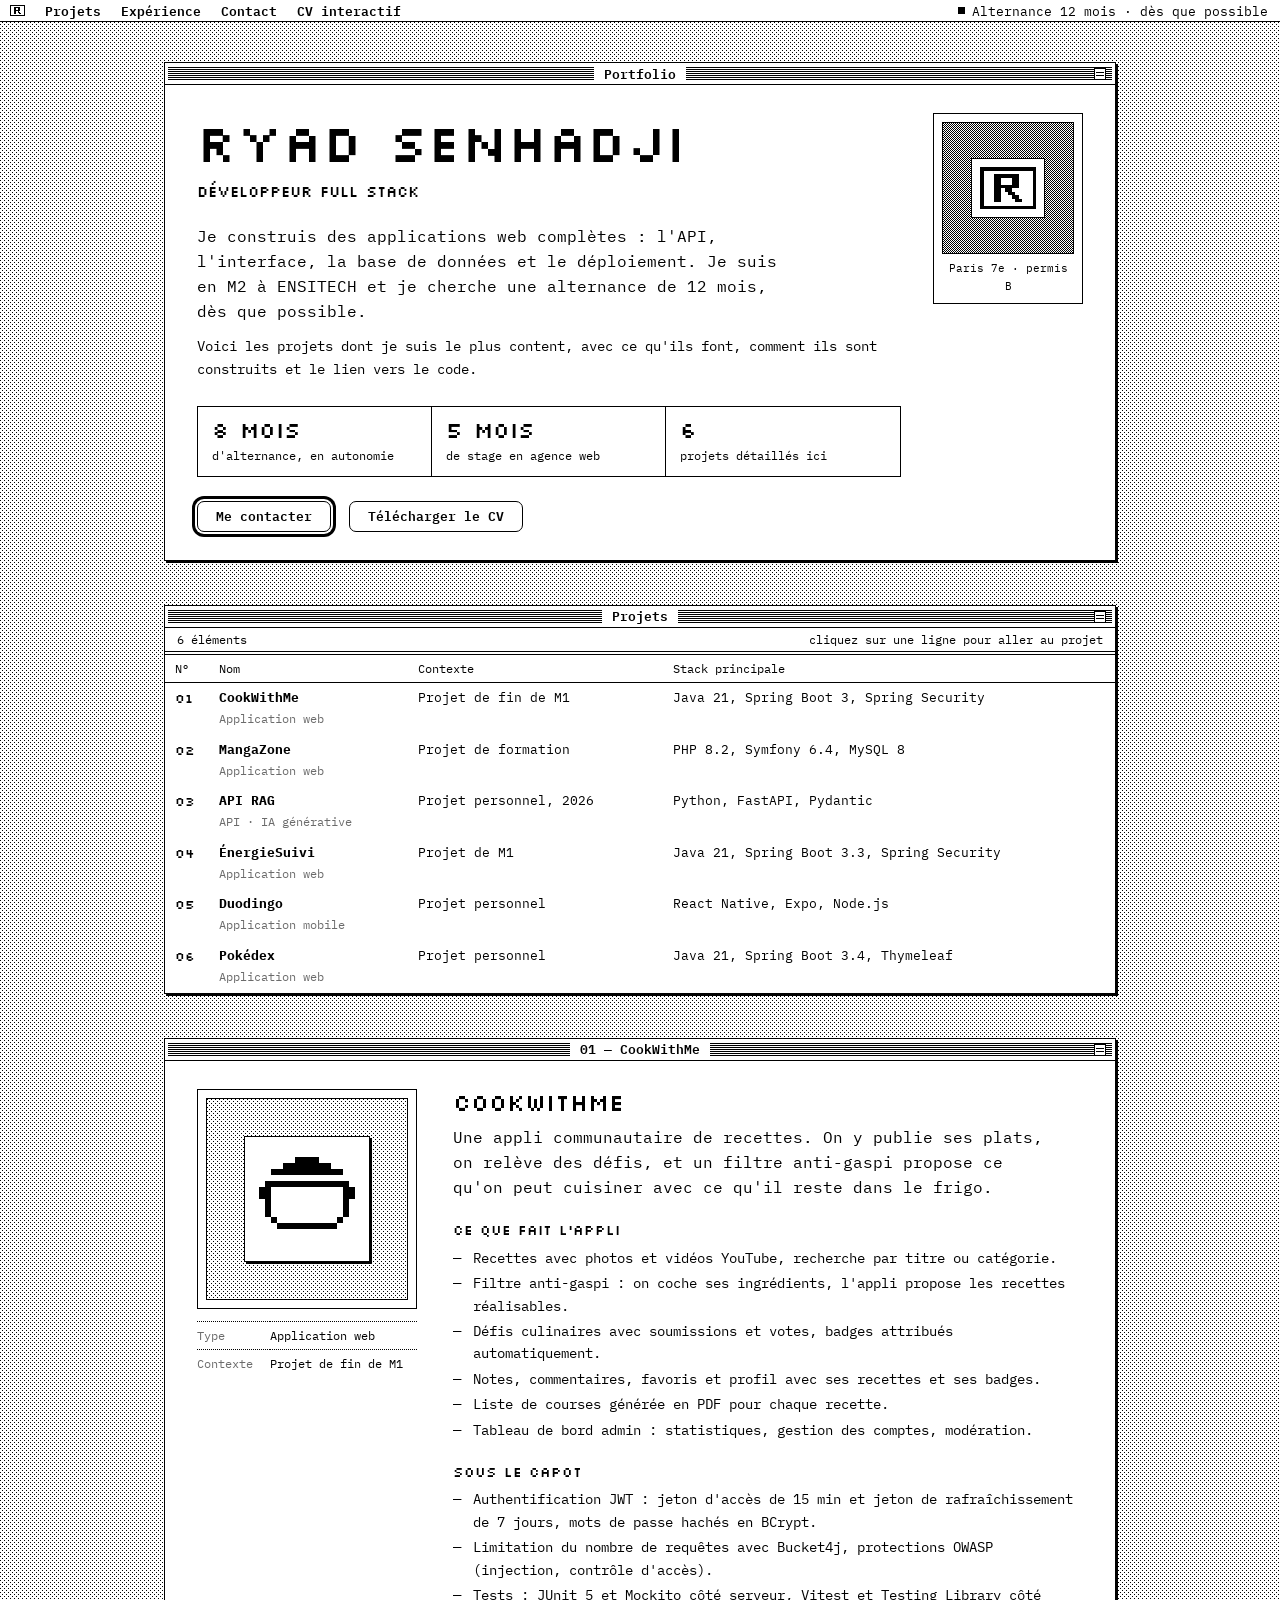
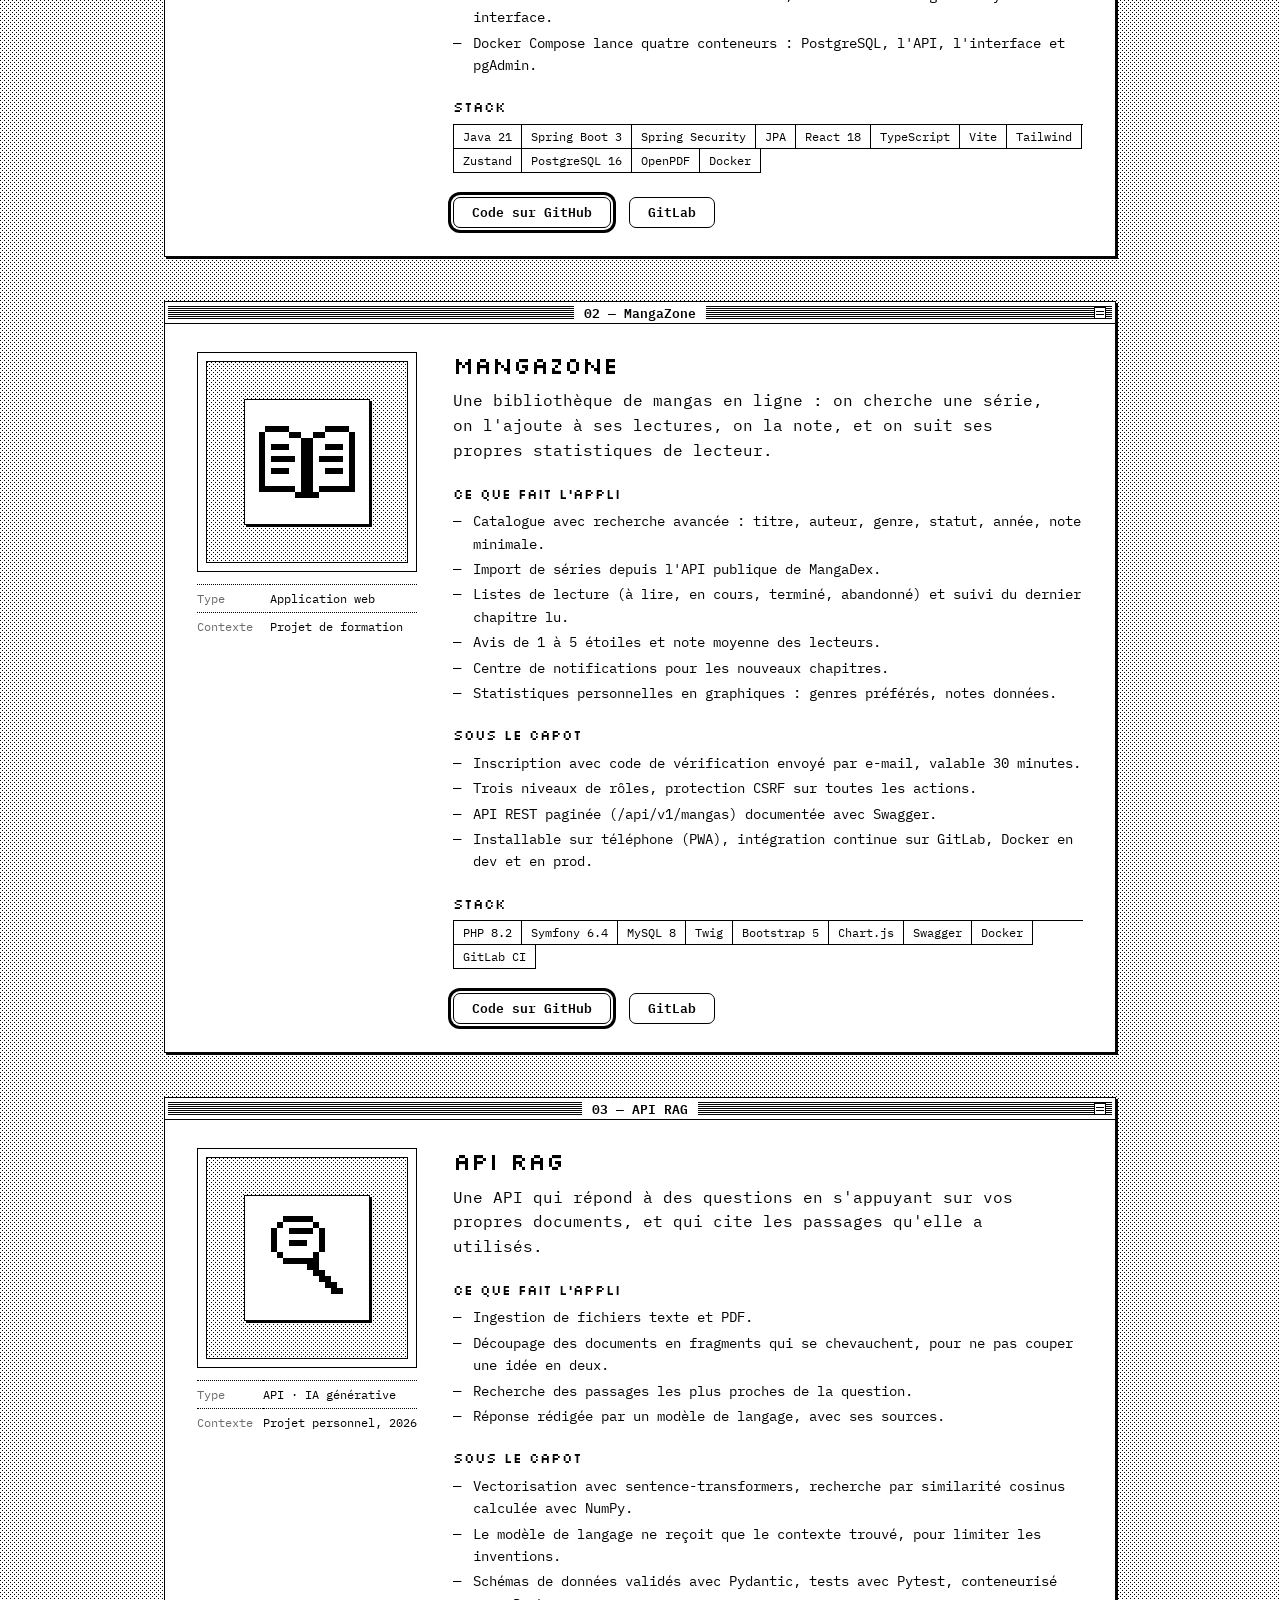
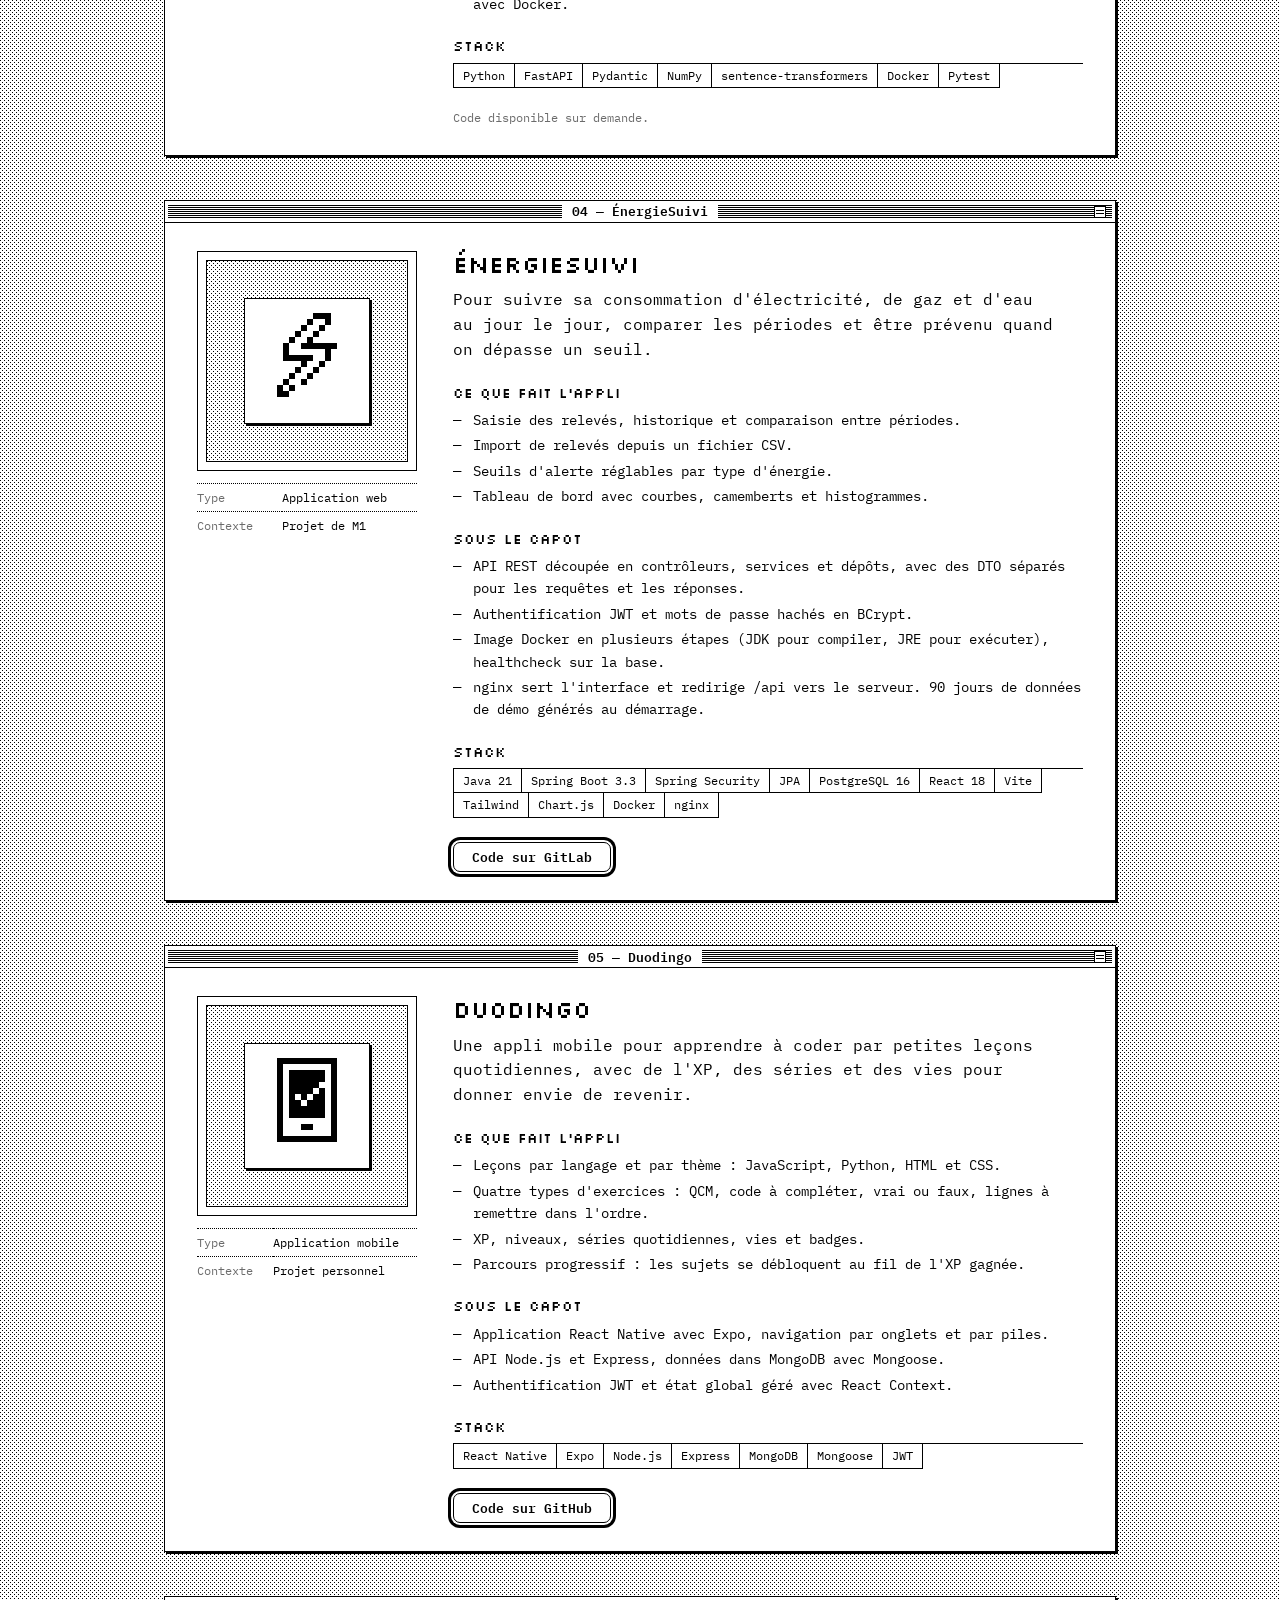
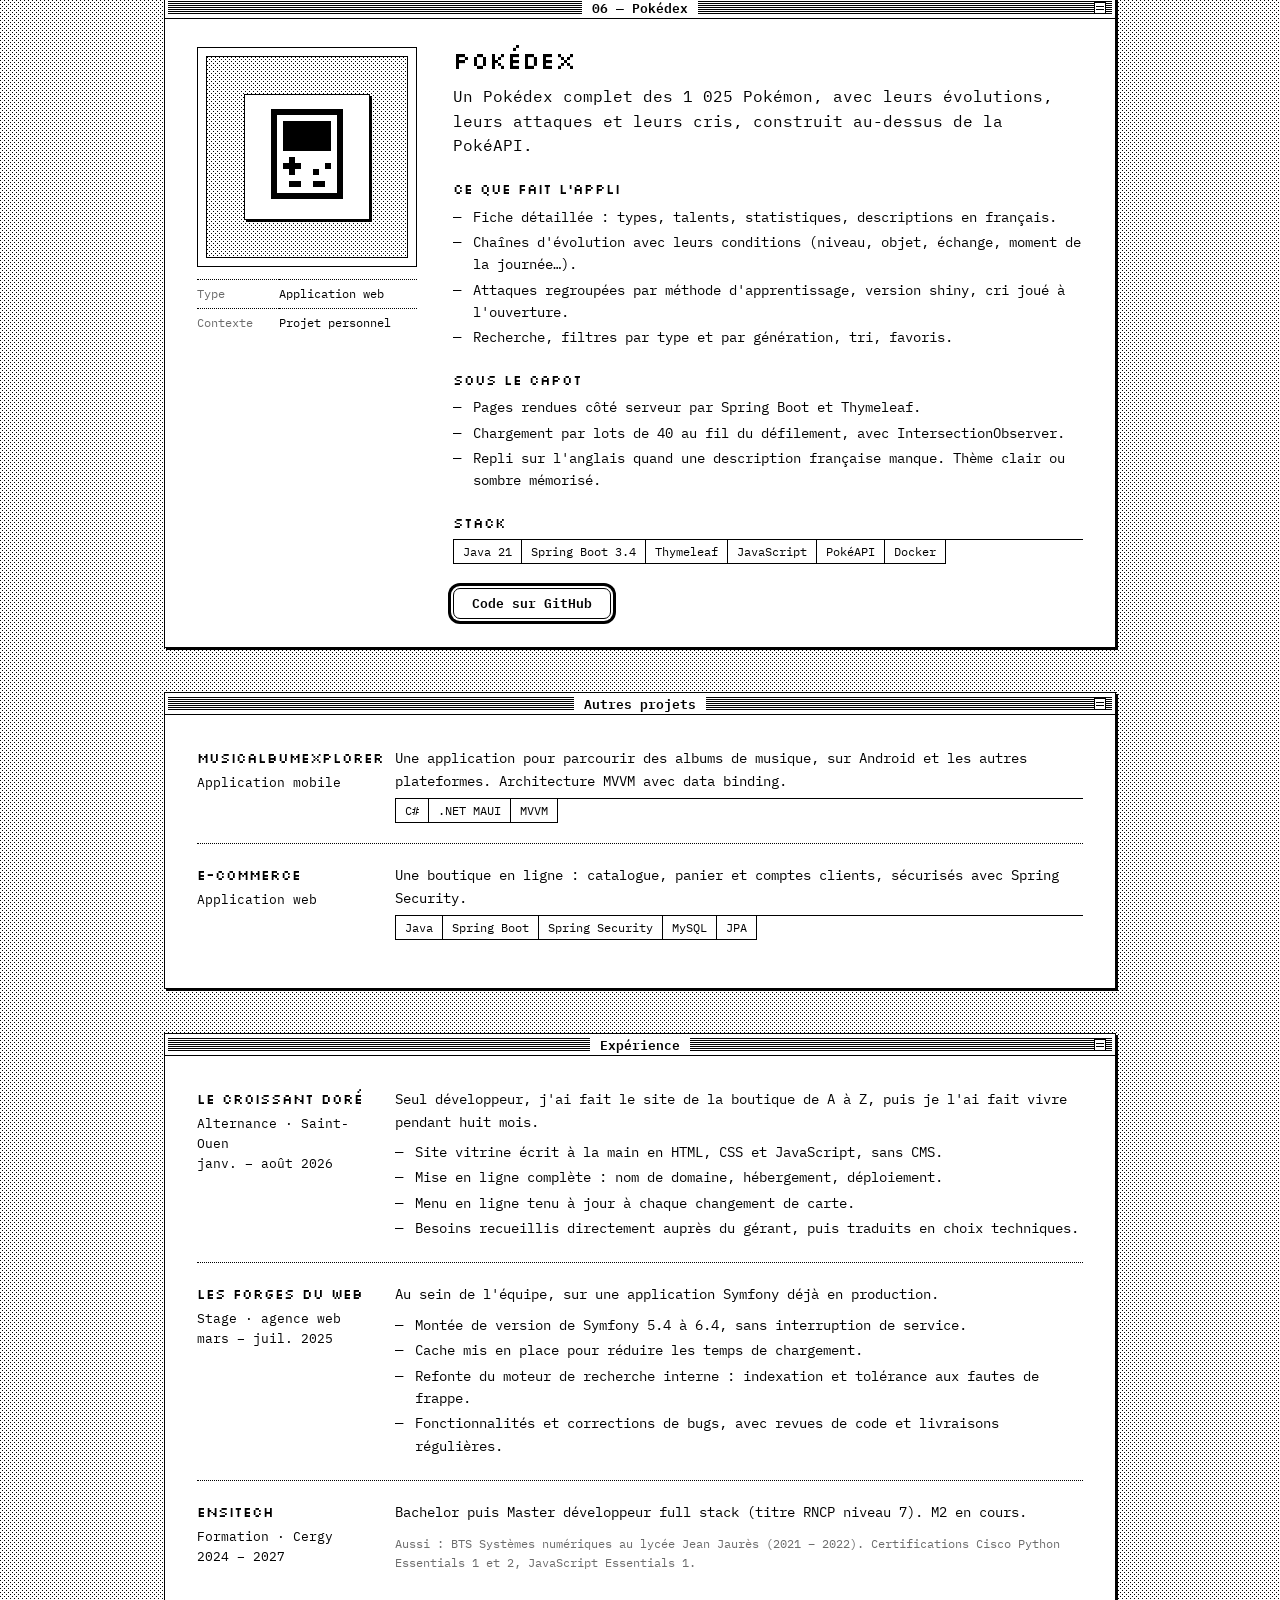
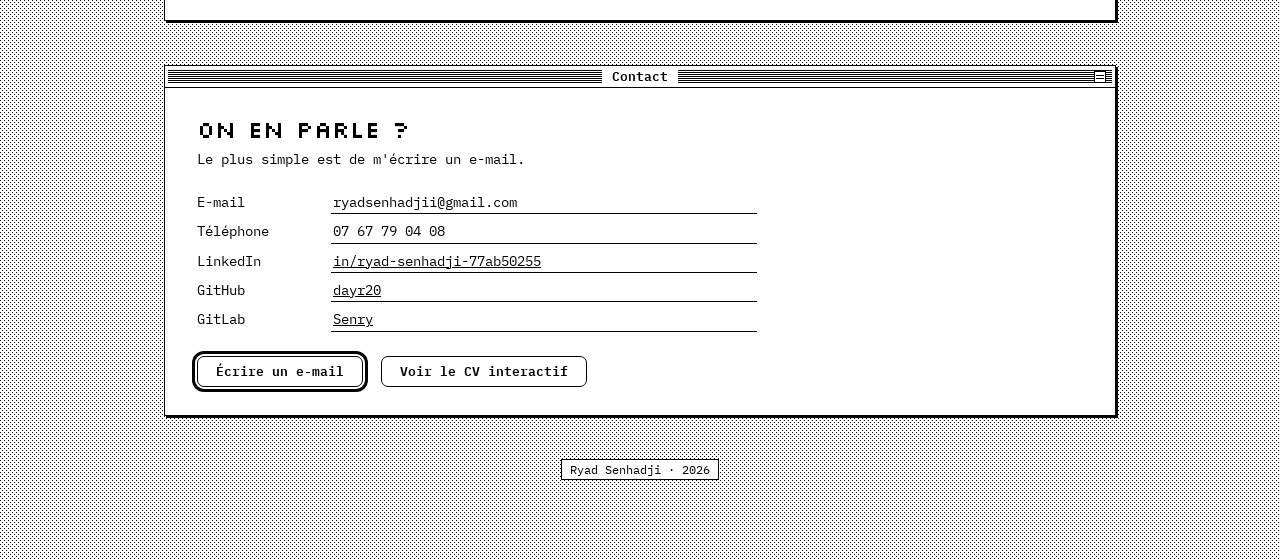
<file: portfolio/index.html>
<!doctype html>
<html lang="fr">
<head>
<meta charset="utf-8">
<meta name="viewport" content="width=device-width, initial-scale=1">
<title>Portfolio — Ryad Senhadji</title>
<meta name="description" content="Projets de Ryad Senhadji, développeur full stack : Spring Boot, Symfony, React, Python.">
<link rel="preconnect" href="https://fonts.googleapis.com">
<link rel="preconnect" href="https://fonts.gstatic.com" crossorigin>
<link href="https://fonts.googleapis.com/css2?family=IBM+Plex+Mono:ital,wght@0,400;0,600;1,400&family=Silkscreen&display=swap" rel="stylesheet">
<style>
:root{
  --ink:#000; --paper:#fff; --grey:#6b6b6b;
  --mono:'IBM Plex Mono',ui-monospace,Menlo,monospace;
  --pix:'Silkscreen',var(--mono);
  --menu-h:22px;
}
*{box-sizing:border-box;margin:0;padding:0}
html{scroll-behavior:smooth;scroll-padding-top:40px}
body{
  font:14px/1.6 var(--mono);color:var(--ink);background-color:var(--paper);
  background-image:url("data:image/svg+xml,%3Csvg xmlns='http://www.w3.org/2000/svg' width='4' height='4' shape-rendering='crispEdges'%3E%3Crect width='1' height='1'/%3E%3Crect x='2' y='2' width='1' height='1'/%3E%3C/svg%3E");
  -webkit-font-smoothing:antialiased;
}
a{color:inherit}
::selection{background:var(--ink);color:var(--paper)}
html::-webkit-scrollbar{width:16px}
html::-webkit-scrollbar-track{border-left:1px solid var(--ink);background:url("data:image/svg+xml,%3Csvg xmlns='http://www.w3.org/2000/svg' width='2' height='2' shape-rendering='crispEdges'%3E%3Crect width='1' height='1'/%3E%3Crect x='1' y='1' width='1' height='1'/%3E%3C/svg%3E")}
html::-webkit-scrollbar-thumb{background:var(--paper);border:1px solid var(--ink)}
svg rect.b{fill:var(--ink)} svg rect.w{fill:var(--paper)}

/* ---------- Barre de menus ---------- */
.menubar{position:fixed;top:0;left:0;right:0;height:var(--menu-h);background:var(--paper);border-bottom:1px solid var(--ink);display:flex;align-items:stretch;z-index:100;font-weight:600;font-size:12.5px}
.menubar a{display:flex;align-items:center;padding:0 10px;text-decoration:none}
.menubar a:hover,.menubar a.on{background:var(--ink);color:var(--paper)}
.menubar a:hover rect.b{fill:var(--paper)} .menubar a:hover rect.w{fill:var(--ink)}
.menubar .spacer{flex:1}
.menubar .status{display:flex;align-items:center;gap:7px;padding:0 12px;font-weight:400}
.menubar .status i{width:7px;height:7px;background:var(--ink);animation:blink 1.2s steps(1) infinite}
@keyframes blink{50%{background:transparent;outline:1px solid var(--ink);outline-offset:-1px}}

/* ---------- Mise en page ---------- */
main{max-width:1000px;margin:0 auto;padding:calc(var(--menu-h) + 40px) 24px 80px}
.win{background:var(--paper);border:1px solid var(--ink);box-shadow:2px 2px 0 var(--ink);margin-bottom:44px}
.tb{position:relative;height:22px;border-bottom:1px solid var(--ink);display:flex;align-items:center;justify-content:center;cursor:default;user-select:none}
.tb::before{content:"";position:absolute;inset:4px 3px;background:repeating-linear-gradient(to bottom,var(--ink) 0 1px,transparent 1px 2px)}
.tb .title{position:relative;background:var(--paper);padding:0 10px;font-weight:600;font-size:12.5px;white-space:nowrap;overflow:hidden;text-overflow:ellipsis;max-width:calc(100% - 80px)}
.tb button{position:absolute;right:9px;top:5px;width:12px;height:12px;border:1px solid var(--ink);background:var(--paper);cursor:default}
.tb button::after{content:"";position:absolute;left:1px;right:1px;top:3px;border-top:1px solid var(--ink);border-bottom:1px solid var(--ink);height:2px}
.tb button:active{background:var(--ink)}
.win.shade > :not(.tb){display:none}
.win.shade .tb{border-bottom:0}
.body{padding:28px 32px}
.info{display:flex;justify-content:space-between;gap:12px;padding:2px 12px;border-bottom:1px solid var(--ink);font-size:12px;box-shadow:0 2px 0 var(--paper),0 3px 0 var(--ink);margin-bottom:3px}

h1,h2,h3{font-family:var(--pix);font-weight:400;line-height:1.1}
h1{font-size:clamp(30px,6vw,52px);letter-spacing:.01em}
h2{font-size:24px;margin-bottom:6px}
h3{font-size:14px;margin:24px 0 8px}
p + p{margin-top:10px}
.lead{font-size:16px;line-height:1.55;max-width:60ch}
.small{font-size:12px;color:var(--grey)}
hr.dots{border:0;border-top:1px dotted var(--ink);margin:22px 0}
ul.dash{list-style:none}
ul.dash li{padding-left:20px;position:relative;margin:3px 0}
ul.dash li::before{content:"—";position:absolute;left:0}

.btns{display:flex;gap:18px;flex-wrap:wrap;align-items:center;margin-top:24px}
.btn{display:inline-block;padding:4px 18px;border:1px solid var(--ink);border-radius:7px;background:var(--paper);text-decoration:none;font-weight:600;font-size:13px}
.btn:hover{background:var(--ink);color:var(--paper)}
.btn.default{box-shadow:0 0 0 2px var(--paper),0 0 0 5px var(--ink)}

/* En-tête */
.hero{display:grid;grid-template-columns:1fr auto;gap:32px;align-items:start}
.hero .sub{font-family:var(--pix);font-size:15px;margin:10px 0 20px}
.facts{display:grid;grid-template-columns:repeat(3,1fr);border:1px solid var(--ink);margin-top:26px}
.facts div{padding:10px 14px;border-right:1px solid var(--ink)}
.facts div:last-child{border-right:0}
.facts b{display:block;font-family:var(--pix);font-weight:400;font-size:22px;line-height:1.2}
.facts span{font-size:12px}
.portrait{width:150px;border:1px solid var(--ink);padding:8px;background:var(--paper)}
.portrait .screen{aspect-ratio:1;border:1px solid var(--ink);display:grid;place-items:center;background:url("data:image/svg+xml,%3Csvg xmlns='http://www.w3.org/2000/svg' width='2' height='2' shape-rendering='crispEdges'%3E%3Crect width='1' height='1'/%3E%3Crect x='1' y='1' width='1' height='1'/%3E%3C/svg%3E")}
.portrait .screen span{background:var(--paper);border:1px solid var(--ink);padding:8px;line-height:0}
.portrait p{font-size:11px;text-align:center;margin-top:6px}

/* Index */
.list{width:100%;border-collapse:collapse;font-size:13px}
.list th{font-weight:400;text-align:left;padding:4px 10px;border-bottom:1px solid var(--ink);font-size:12px}
.list td{padding:5px 10px;vertical-align:top}
.list tr.r{cursor:pointer}
.list tr.r:hover td{background:var(--ink);color:var(--paper)}
.list td.n{font-family:var(--pix);width:44px}
.list a{text-decoration:none}

/* Fiches projet */
.proj{display:grid;grid-template-columns:220px 1fr;gap:36px}
.art{border:1px solid var(--ink);padding:8px;align-self:start}
.art .screen{aspect-ratio:1;border:1px solid var(--ink);display:grid;place-items:center;background:url("data:image/svg+xml,%3Csvg xmlns='http://www.w3.org/2000/svg' width='4' height='4' shape-rendering='crispEdges'%3E%3Crect width='1' height='1'/%3E%3Crect x='2' y='2' width='1' height='1'/%3E%3C/svg%3E")}
.art .screen span{background:var(--paper);border:1px solid var(--ink);padding:14px;line-height:0;box-shadow:2px 2px 0 var(--ink)}
.meta{margin-top:12px;font-size:12px;border-collapse:collapse;width:100%}
.meta td{padding:4px 0;border-top:1px dotted var(--ink);vertical-align:top}
.meta td:first-child{color:var(--grey);padding-right:10px;white-space:nowrap}
.num{font-family:var(--pix);font-size:13px}
.stack{display:flex;flex-wrap:wrap;gap:0;margin-top:6px;border-left:1px solid var(--ink);border-top:1px solid var(--ink)}
.stack span{border-right:1px solid var(--ink);border-bottom:1px solid var(--ink);padding:2px 9px;font-size:12px}

/* Expérience */
.xp{display:grid;grid-template-columns:170px 1fr;gap:6px 28px;padding:20px 0;border-top:1px dotted var(--ink)}
.xp:first-of-type{border-top:0;padding-top:4px}
.xp .when{font-size:12.5px}
.xp .when b{display:block;font-family:var(--pix);font-weight:400;font-size:14px;margin-bottom:2px}

/* Contact */
.fields{display:grid;grid-template-columns:120px 1fr;gap:6px 14px;align-items:baseline;max-width:560px}
.fields .v{border-bottom:1px solid var(--ink);padding:0 2px;word-break:break-all}

footer{text-align:center;font-size:12px}
footer span{background:var(--paper);padding:2px 8px;border:1px solid var(--ink)}

@media (max-width:760px){
  main{padding:calc(var(--menu-h) + 20px) 12px 50px}
  .menubar .hide-sm{display:none}
  .menubar a{padding:0 7px}
  .body{padding:20px 18px}
  .hero{grid-template-columns:1fr}
  .portrait{display:none}
  .facts{grid-template-columns:1fr}
  .facts div{border-right:0;border-bottom:1px solid var(--ink)}
  .facts div:last-child{border-bottom:0}
  .proj{grid-template-columns:1fr;gap:20px}
  .art{max-width:150px}
  .art .screen span{padding:8px}
  .art svg{width:64px;height:64px}
  .xp{grid-template-columns:1fr}
  .fields{grid-template-columns:1fr;gap:2px}
  .fields > span:nth-child(odd){margin-top:8px;color:var(--grey);font-size:12px}
  .list .hide-sm{display:none}
  .win{margin-bottom:28px}
}
@media (prefers-reduced-motion:reduce){*{animation:none!important}html{scroll-behavior:auto}}
</style>
</head>
<body>

<nav class="menubar">
  <a href="../" aria-label="Retour au CV interactif" data-pix="r" data-size="15"></a>
  <a href="#projets">Projets</a>
  <a href="#experience">Expérience</a>
  <a href="#contact">Contact</a>
  <a href="../" class="hide-sm">CV interactif</a>
  <span class="spacer"></span>
  <span class="status hide-sm"><i></i>Alternance 12 mois · dès que possible</span>
</nav>

<main>

  <!-- En-tête -->
  <section class="win" id="top">
    <div class="tb"><span class="title">Portfolio</span><button aria-label="Replier"></button></div>
    <div class="body hero">
      <div>
        <h1>Ryad Senhadji</h1>
        <div class="sub">Développeur full stack</div>
        <p class="lead">Je construis des applications web complètes : l'API, l'interface, la base de données et le déploiement. Je suis en M2 à ENSITECH et je cherche une alternance de 12 mois, dès que possible.</p>
        <p style="margin-top:12px">Voici les projets dont je suis le plus content, avec ce qu'ils font, comment ils sont construits et le lien vers le code.</p>
        <div class="facts">
          <div><b>8 mois</b><span>d'alternance, en autonomie</span></div>
          <div><b>5 mois</b><span>de stage en agence web</span></div>
          <div><b>${N}</b><span>projets détaillés ici</span></div>
        </div>
        <div class="btns">
          <a class="btn default" href="#contact">Me contacter</a>
          <a class="btn" href="../CV_Ryad_Senhadji.pdf" download>Télécharger le CV</a>
        </div>
      </div>
      <div class="portrait"><div class="screen"><span data-pix="r" data-size="56"></span></div><p>Paris 7e · permis B</p></div>
    </div>
  </section>

  <!-- Index -->
  <section class="win" id="projets">
    <div class="tb"><span class="title">Projets</span><button aria-label="Replier"></button></div>
    <div class="info"><span id="count"></span><span>cliquez sur une ligne pour aller au projet</span></div>
    <table class="list">
      <thead><tr><th>N°</th><th>Nom</th><th class="hide-sm">Contexte</th><th>Stack principale</th></tr></thead>
      <tbody id="index"></tbody>
    </table>
  </section>

  <div id="fiches"></div>

  <!-- Autres projets -->
  <section class="win">
    <div class="tb"><span class="title">Autres projets</span><button aria-label="Replier"></button></div>
    <div class="body">
      <div class="xp">
        <div class="when"><b>MusicAlbumExplorer</b>Application mobile</div>
        <div>Une application pour parcourir des albums de musique, sur Android et les autres plateformes. Architecture MVVM avec data binding.<div class="stack"><span>C#</span><span>.NET MAUI</span><span>MVVM</span></div></div>
      </div>
      <div class="xp">
        <div class="when"><b>E-commerce</b>Application web</div>
        <div>Une boutique en ligne : catalogue, panier et comptes clients, sécurisés avec Spring Security.<div class="stack"><span>Java</span><span>Spring Boot</span><span>Spring Security</span><span>MySQL</span><span>JPA</span></div></div>
      </div>
    </div>
  </section>

  <!-- Expérience -->
  <section class="win" id="experience">
    <div class="tb"><span class="title">Expérience</span><button aria-label="Replier"></button></div>
    <div class="body">
      <div class="xp">
        <div class="when"><b>Le Croissant Doré</b>Alternance · Saint-Ouen<br>janv. – août 2026</div>
        <div>
          <p>Seul développeur, j'ai fait le site de la boutique de A à Z, puis je l'ai fait vivre pendant huit mois.</p>
          <ul class="dash" style="margin-top:8px">
            <li>Site vitrine écrit à la main en HTML, CSS et JavaScript, sans CMS.</li>
            <li>Mise en ligne complète : nom de domaine, hébergement, déploiement.</li>
            <li>Menu en ligne tenu à jour à chaque changement de carte.</li>
            <li>Besoins recueillis directement auprès du gérant, puis traduits en choix techniques.</li>
          </ul>
        </div>
      </div>
      <div class="xp">
        <div class="when"><b>Les Forges du Web</b>Stage · agence web<br>mars – juil. 2025</div>
        <div>
          <p>Au sein de l'équipe, sur une application Symfony déjà en production.</p>
          <ul class="dash" style="margin-top:8px">
            <li>Montée de version de Symfony 5.4 à 6.4, sans interruption de service.</li>
            <li>Cache mis en place pour réduire les temps de chargement.</li>
            <li>Refonte du moteur de recherche interne : indexation et tolérance aux fautes de frappe.</li>
            <li>Fonctionnalités et corrections de bugs, avec revues de code et livraisons régulières.</li>
          </ul>
        </div>
      </div>
      <div class="xp">
        <div class="when"><b>ENSITECH</b>Formation · Cergy<br>2024 – 2027</div>
        <div>
          <p>Bachelor puis Master développeur full stack (titre RNCP niveau 7). M2 en cours.</p>
          <p class="small">Aussi : BTS Systèmes numériques au lycée Jean Jaurès (2021 – 2022). Certifications Cisco Python Essentials 1 et 2, JavaScript Essentials 1.</p>
        </div>
      </div>
    </div>
  </section>

  <!-- Contact -->
  <section class="win" id="contact">
    <div class="tb"><span class="title">Contact</span><button aria-label="Replier"></button></div>
    <div class="body">
      <h2>On en parle ?</h2>
      <p style="margin:6px 0 20px">Le plus simple est de m'écrire un e-mail.</p>
      <div class="fields">
        <span>E-mail</span><span class="v">ryadsenhadjii@gmail.com</span>
        <span>Téléphone</span><span class="v">07 67 79 04 08</span>
        <span>LinkedIn</span><span class="v"><a href="https://www.linkedin.com/in/ryad-senhadji-77ab50255" target="_blank" rel="noopener">in/ryad-senhadji-77ab50255</a></span>
        <span>GitHub</span><span class="v"><a href="https://github.com/dayr20" target="_blank" rel="noopener">dayr20</a></span>
        <span>GitLab</span><span class="v"><a href="https://gitlab.com/Senry" target="_blank" rel="noopener">Senry</a></span>
      </div>
      <div class="btns">
        <a class="btn default" href="mailto:ryadsenhadjii@gmail.com?subject=Alternance">Écrire un e-mail</a>
        <a class="btn" href="../">Voir le CV interactif</a>
      </div>
    </div>
  </section>

  <footer><span>Ryad Senhadji · 2026</span></footer>
</main>

<script>
/* ============ Icônes au pixel (16×16) ============ */
const PIX = {
  r:["################","#oooooooooooooo#","#ooo#######oooo#","#ooo##ooo##oooo#","#ooo##ooo##oooo#","#ooo#######oooo#","#ooo##o##oooooo#","#ooo##oo##ooooo#","#ooo##ooo##oooo#","#ooo##oooo##ooo#","#oooooooooooooo#","################"],
  pot:["................","......####......","....########....","..############..","................",".##############.","##oooooooooooo##","##oooooooooooo##",".#oooooooooooo#.",".#oooooooooooo#.",".#oooooooooooo#.","..#oooooooooo#..","...##########...","................","................","................"],
  book:["................","................",".####......####.","#oooo##..##oooo#","#oooooo##oooooo#","#o###oo##oo###o#","#oooooo##oooooo#","#o####o##o####o#","#oooooo##oooooo#","#o###oo##oo###o#","#oooooo##oooooo#","#oooooo##oooooo#","######o##o######","......####......","................","................"],
  lens:["................","....#####.......","...#ooooo#......","..#oo####o#.....","..#ooooooo#.....","..#oo###oo#.....","..#ooooooo#.....","...#ooooo#......","....######......","........##......",".........##.....","..........##....","...........##...","............##..","................","................"],
  bolt:[".........###....","........#oo#....",".......#oo#.....","......#oo#......",".....#oo#.......","....#oo######...","....#oooooo#....","....#####oo#....",".......#oo#.....","......#oo#......",".....#oo#.......","....#oo#........","...#o#..........","...##...........","................","................"],
  phone:["...##########...","...#oooooooo#...","...#o######o#...","...#o######o#...","...#o#####oo#...","...#o####o#o#...","...#o#o#o##o#...","...#o##o###o#...","...#o######o#...","...#o######o#...","...#oooooooo#...","...#ooo##ooo#...","...#oooooooo#...","...##########...","................","................"],
  handheld:["..############..","..#oooooooooo#..","..#o########o#..","..#o########o#..","..#o########o#..","..#o########o#..","..#o########o#..","..#oooooooooo#..","..#oo#ooooooo#..","..#o###oooo#o#..","..#oo#ooo#ooo#..","..#oooooooooo#..","..#oo##oo##oo#..","..#oooooooooo#..","..############..","................"],
};
function pix(name, size){
  const map = PIX[name], w = Math.max(...map.map(r => r.length)), h = map.length;
  let r = "";
  map.forEach((row,y) => [...row].forEach((c,x) => {
    if(c === "#") r += `<rect class="b" x="${x}" y="${y}" width="1" height="1"/>`;
    else if(c === "o") r += `<rect class="w" x="${x}" y="${y}" width="1" height="1"/>`;
  }));
  return `<svg viewBox="0 0 ${w} ${h}" width="${size}" height="${Math.round(size*h/w)}" shape-rendering="crispEdges" aria-hidden="true">${r}</svg>`;
}

/* ============ Projets ============ */
const GH = "https://github.com/dayr20/", GL = "https://gitlab.com/Senry/";
const PROJETS = [
  { id:"cookwithme", icon:"pot", name:"CookWithMe", ctx:"Projet de fin de M1", type:"Application web",
    pitch:"Une appli communautaire de recettes. On y publie ses plats, on relève des défis, et un filtre anti-gaspi propose ce qu'on peut cuisiner avec ce qu'il reste dans le frigo.",
    does:["Recettes avec photos et vidéos YouTube, recherche par titre ou catégorie.",
          "Filtre anti-gaspi : on coche ses ingrédients, l'appli propose les recettes réalisables.",
          "Défis culinaires avec soumissions et votes, badges attribués automatiquement.",
          "Notes, commentaires, favoris et profil avec ses recettes et ses badges.",
          "Liste de courses générée en PDF pour chaque recette.",
          "Tableau de bord admin : statistiques, gestion des comptes, modération."],
    tech:["Authentification JWT : jeton d'accès de 15 min et jeton de rafraîchissement de 7 jours, mots de passe hachés en BCrypt.",
          "Limitation du nombre de requêtes avec Bucket4j, protections OWASP (injection, contrôle d'accès).",
          "Tests : JUnit 5 et Mockito côté serveur, Vitest et Testing Library côté interface.",
          "Docker Compose lance quatre conteneurs : PostgreSQL, l'API, l'interface et pgAdmin."],
    stack:["Java 21","Spring Boot 3","Spring Security","JPA","React 18","TypeScript","Vite","Tailwind","Zustand","PostgreSQL 16","OpenPDF","Docker"],
    links:[["Code sur GitHub", GH+"cookwithme"],["GitLab", GL+"cookwithme"]] },

  { id:"mangazone", icon:"book", name:"MangaZone", ctx:"Projet de formation", type:"Application web",
    pitch:"Une bibliothèque de mangas en ligne : on cherche une série, on l'ajoute à ses lectures, on la note, et on suit ses propres statistiques de lecteur.",
    does:["Catalogue avec recherche avancée : titre, auteur, genre, statut, année, note minimale.",
          "Import de séries depuis l'API publique de MangaDex.",
          "Listes de lecture (à lire, en cours, terminé, abandonné) et suivi du dernier chapitre lu.",
          "Avis de 1 à 5 étoiles et note moyenne des lecteurs.",
          "Centre de notifications pour les nouveaux chapitres.",
          "Statistiques personnelles en graphiques : genres préférés, notes données."],
    tech:["Inscription avec code de vérification envoyé par e-mail, valable 30 minutes.",
          "Trois niveaux de rôles, protection CSRF sur toutes les actions.",
          "API REST paginée (/api/v1/mangas) documentée avec Swagger.",
          "Installable sur téléphone (PWA), intégration continue sur GitLab, Docker en dev et en prod."],
    stack:["PHP 8.2","Symfony 6.4","MySQL 8","Twig","Bootstrap 5","Chart.js","Swagger","Docker","GitLab CI"],
    links:[["Code sur GitHub", GH+"bibliotheque"],["GitLab", GL+"bibliotheque"]] },

  { id:"rag", icon:"lens", name:"API RAG", ctx:"Projet personnel, 2026", type:"API · IA générative",
    pitch:"Une API qui répond à des questions en s'appuyant sur vos propres documents, et qui cite les passages qu'elle a utilisés.",
    does:["Ingestion de fichiers texte et PDF.",
          "Découpage des documents en fragments qui se chevauchent, pour ne pas couper une idée en deux.",
          "Recherche des passages les plus proches de la question.",
          "Réponse rédigée par un modèle de langage, avec ses sources."],
    tech:["Vectorisation avec sentence-transformers, recherche par similarité cosinus calculée avec NumPy.",
          "Le modèle de langage ne reçoit que le contexte trouvé, pour limiter les inventions.",
          "Schémas de données validés avec Pydantic, tests avec Pytest, conteneurisé avec Docker."],
    stack:["Python","FastAPI","Pydantic","NumPy","sentence-transformers","Docker","Pytest"],
    links:[] , note:"Code disponible sur demande." },

  { id:"energiesuivi", icon:"bolt", name:"ÉnergieSuivi", ctx:"Projet de M1", type:"Application web",
    pitch:"Pour suivre sa consommation d'électricité, de gaz et d'eau au jour le jour, comparer les périodes et être prévenu quand on dépasse un seuil.",
    does:["Saisie des relevés, historique et comparaison entre périodes.",
          "Import de relevés depuis un fichier CSV.",
          "Seuils d'alerte réglables par type d'énergie.",
          "Tableau de bord avec courbes, camemberts et histogrammes."],
    tech:["API REST découpée en contrôleurs, services et dépôts, avec des DTO séparés pour les requêtes et les réponses.",
          "Authentification JWT et mots de passe hachés en BCrypt.",
          "Image Docker en plusieurs étapes (JDK pour compiler, JRE pour exécuter), healthcheck sur la base.",
          "nginx sert l'interface et redirige /api vers le serveur. 90 jours de données de démo générés au démarrage."],
    stack:["Java 21","Spring Boot 3.3","Spring Security","JPA","PostgreSQL 16","React 18","Vite","Tailwind","Chart.js","Docker","nginx"],
    links:[["Code sur GitLab", GL+"energiesuivi"]] },

  { id:"duodingo", icon:"phone", name:"Duodingo", ctx:"Projet personnel", type:"Application mobile",
    pitch:"Une appli mobile pour apprendre à coder par petites leçons quotidiennes, avec de l'XP, des séries et des vies pour donner envie de revenir.",
    does:["Leçons par langage et par thème : JavaScript, Python, HTML et CSS.",
          "Quatre types d'exercices : QCM, code à compléter, vrai ou faux, lignes à remettre dans l'ordre.",
          "XP, niveaux, séries quotidiennes, vies et badges.",
          "Parcours progressif : les sujets se débloquent au fil de l'XP gagnée."],
    tech:["Application React Native avec Expo, navigation par onglets et par piles.",
          "API Node.js et Express, données dans MongoDB avec Mongoose.",
          "Authentification JWT et état global géré avec React Context."],
    stack:["React Native","Expo","Node.js","Express","MongoDB","Mongoose","JWT"],
    links:[["Code sur GitHub", GH+"Duodingo"]] },

  { id:"pokedex", icon:"handheld", name:"Pokédex", ctx:"Projet personnel", type:"Application web",
    pitch:"Un Pokédex complet des 1 025 Pokémon, avec leurs évolutions, leurs attaques et leurs cris, construit au-dessus de la PokéAPI.",
    does:["Fiche détaillée : types, talents, statistiques, descriptions en français.",
          "Chaînes d'évolution avec leurs conditions (niveau, objet, échange, moment de la journée…).",
          "Attaques regroupées par méthode d'apprentissage, version shiny, cri joué à l'ouverture.",
          "Recherche, filtres par type et par génération, tri, favoris."],
    tech:["Pages rendues côté serveur par Spring Boot et Thymeleaf.",
          "Chargement par lots de 40 au fil du défilement, avec IntersectionObserver.",
          "Repli sur l'anglais quand une description française manque. Thème clair ou sombre mémorisé."],
    stack:["Java 21","Spring Boot 3.4","Thymeleaf","JavaScript","PokéAPI","Docker"],
    links:[["Code sur GitHub", GH+"PoKeDeX"]] },
];

document.getElementById("count").textContent = PROJETS.length + " éléments";
document.querySelector(".facts div:nth-child(3) b").textContent = PROJETS.length;

document.getElementById("index").innerHTML = PROJETS.map((p,i) => `
  <tr class="r" data-href="#${p.id}"><td class="n">${String(i+1).padStart(2,"0")}</td><td><a href="#${p.id}"><b>${p.name}</b></a><br><span class="small">${p.type}</span></td><td class="hide-sm">${p.ctx}</td><td>${p.stack.slice(0,3).join(", ")}</td></tr>`).join("");
document.querySelectorAll("tr.r").forEach(tr => tr.onclick = () => location.hash = tr.dataset.href);

document.getElementById("fiches").innerHTML = PROJETS.map((p,i) => `
  <section class="win" id="${p.id}">
    <div class="tb"><span class="title">${String(i+1).padStart(2,"0")} — ${p.name}</span><button aria-label="Replier"></button></div>
    <div class="body proj">
      <div>
        <div class="art"><div class="screen"><span>${pix(p.icon, 96)}</span></div></div>
        <table class="meta">
          <tr><td>Type</td><td>${p.type}</td></tr>
          <tr><td>Contexte</td><td>${p.ctx}</td></tr>
        </table>
      </div>
      <div>
        <h2>${p.name}</h2>
        <p class="lead" style="margin-top:10px">${p.pitch}</p>
        <h3>Ce que fait l'appli</h3>
        <ul class="dash">${p.does.map(x => `<li>${x}</li>`).join("")}</ul>
        <h3>Sous le capot</h3>
        <ul class="dash">${p.tech.map(x => `<li>${x}</li>`).join("")}</ul>
        <h3>Stack</h3>
        <div class="stack">${p.stack.map(s => `<span>${s}</span>`).join("")}</div>
        ${p.links.length ? `<div class="btns">${p.links.map(([l,u],k) => `<a class="btn ${k===0?"default":""}" href="${u}" target="_blank" rel="noopener">${l}</a>`).join("")}</div>` : `<p class="small" style="margin-top:20px">${p.note}</p>`}
      </div>
    </div>
  </section>`).join("");

/* Icônes déclarées dans le HTML */
document.querySelectorAll("[data-pix]").forEach(el => el.innerHTML = pix(el.dataset.pix, +el.dataset.size));

/* Bouton de la barre de titre : replie la fenêtre */
document.querySelectorAll(".win").forEach(w => {
  const toggle = () => w.classList.toggle("shade");
  w.querySelector(".tb button").onclick = toggle;
  w.querySelector(".tb").ondblclick = e => { if(!e.target.closest("button")) toggle(); };
});

/* Surligne la rubrique visible dans la barre de menus */
const links = [...document.querySelectorAll('.menubar a[href^="#"]')];
const watch = links.map(a => document.querySelector(a.getAttribute("href")));
const spy = () => {
  const y = scrollY + innerHeight * .35;
  let cur = null;
  watch.forEach((s,i) => { if(s.offsetTop <= y) cur = i; });
  links.forEach((a,i) => a.classList.toggle("on", i === cur));
};
addEventListener("scroll", spy, { passive:true }); spy();
</script>
</body>
</html>
</file>
